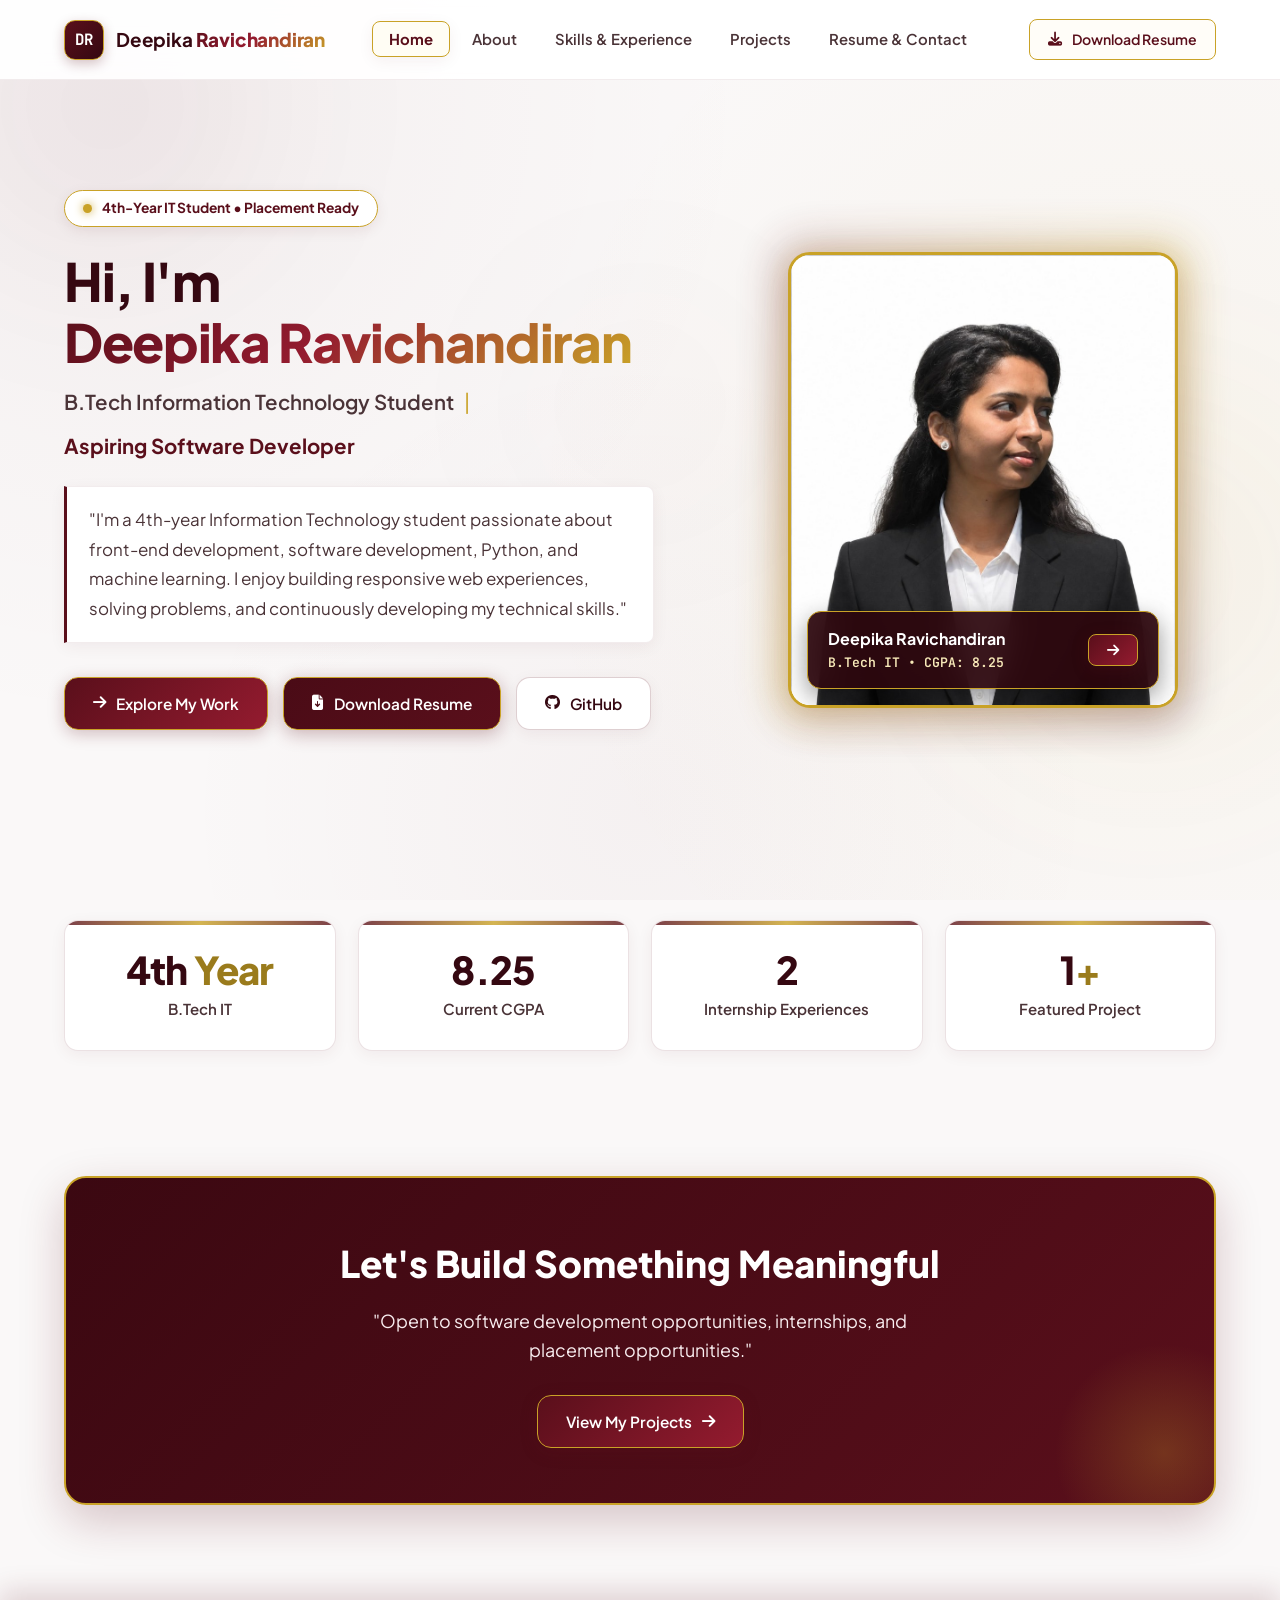
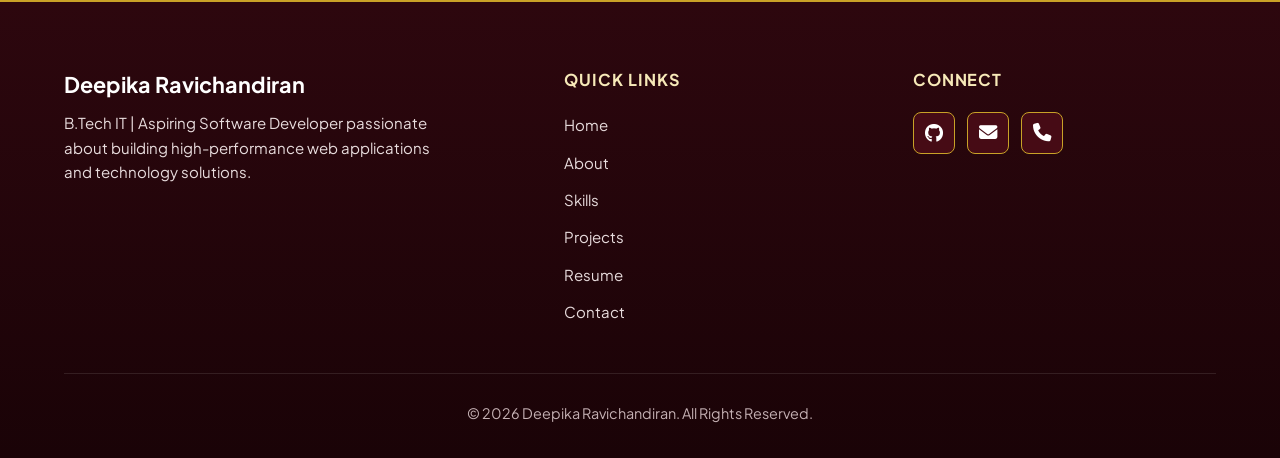
<file: index.html>
<!DOCTYPE html>
<html lang="en">
<head>
  <meta charset="UTF-8" />
  <meta name="viewport" content="width=device-width, initial-scale=1.0" />
  <meta http-equiv="X-UA-Compatible" content="IE=edge" />
  
  <!-- Primary SEO Meta Tags -->
  <title>Deepika Ravichandiran | B.Tech IT | Aspiring Software Developer</title>
  <meta name="title" content="Deepika Ravichandiran | B.Tech IT | Aspiring Software Developer" />
  <meta name="description" content="Portfolio of Deepika Ravichandiran, a 4th-year B.Tech Information Technology student and aspiring software developer." />
  <meta name="author" content="Deepika Ravichandiran" />
  <meta name="keywords" content="Deepika Ravichandiran, B.Tech IT, Software Developer, Frontend Developer, React.js, Python, Java, Portfolio, Anna University" />

  <!-- Open Graph / Meta -->
  <meta property="og:type" content="website" />
  <meta property="og:title" content="Deepika Ravichandiran | Aspiring Software Developer" />
  <meta property="og:description" content="Portfolio of Deepika Ravichandiran, 4th-year B.Tech Information Technology student preparing for software/IT placements." />
  <meta property="og:image" content="images/profile.jpg" />

  <!-- Favicon -->
  <link rel="icon" type="image/svg+xml" href="images/favicon.svg" />

  <!-- Google Fonts: Plus Jakarta Sans & JetBrains Mono -->
  <link rel="preconnect" href="https://fonts.googleapis.com" />
  <link rel="preconnect" href="https://fonts.gstatic.com" crossorigin />
  <link href="https://fonts.googleapis.com/css2?family=JetBrains+Mono:wght@400;500;600;700&family=Plus+Jakarta+Sans:wght@300;400;500;600;700;800&display=swap" rel="stylesheet" />

  <!-- Font Awesome Icons -->
  <link rel="stylesheet" href="https://cdnjs.cloudflare.com/ajax/libs/font-awesome/6.5.1/css/all.min.css" crossorigin="anonymous" referrerpolicy="no-referrer" />

  <!-- Main Stylesheet -->
  <link rel="stylesheet" href="css/style.css" />
</head>
<body>
  <!-- Ambient Backdrop Glows -->
  <div class="glow-orb glow-orb-1" aria-hidden="true"></div>
  <div class="glow-orb glow-orb-2" aria-hidden="true"></div>
  <div class="glow-orb glow-orb-3" aria-hidden="true"></div>

  <!-- STICKY HEADER & NAVBAR -->
  <header class="site-header" id="siteHeader">
    <nav class="nav-container" aria-label="Main Navigation">
      <a href="index.html" class="nav-brand" aria-label="Deepika Ravichandiran Home">
        <span class="brand-monogram">DR</span>
        <span class="brand-text">Deepika <span class="text-gradient">Ravichandiran</span></span>
      </a>

      <!-- Desktop Navigation Menu -->
      <ul class="nav-links" id="navLinks">
        <li><a href="index.html" class="nav-link active">Home</a></li>
        <li><a href="about.html" class="nav-link">About</a></li>
        <li><a href="skills.html" class="nav-link">Skills &amp; Experience</a></li>
        <li><a href="projects.html" class="nav-link">Projects</a></li>
        <li><a href="contact.html" class="nav-link">Resume &amp; Contact</a></li>
      </ul>

      <!-- Nav CTA Action -->
      <div class="nav-actions">
        <a href="resume/Deepika_Ravichandiran_Placement_Resume.pdf" download="Deepika_Ravichandiran_Placement_Resume.pdf" class="btn btn-outline btn-sm nav-resume-btn">
          <i class="fa-solid fa-download"></i>
          <span>Download Resume</span>
        </a>

        <!-- Mobile Hamburger Button -->
        <button class="hamburger-btn" id="hamburgerBtn" aria-label="Toggle Navigation Menu" aria-expanded="false" aria-controls="mobileDrawer">
          <span class="hamburger-line"></span>
          <span class="hamburger-line"></span>
          <span class="hamburger-line"></span>
        </button>
      </div>
    </nav>

    <!-- Mobile Navigation Drawer -->
    <div class="mobile-drawer" id="mobileDrawer" aria-hidden="true">
      <div class="mobile-drawer-content">
        <ul class="mobile-nav-links">
          <li><a href="index.html" class="mobile-nav-link active"><i class="fa-solid fa-house"></i> Home</a></li>
          <li><a href="about.html" class="mobile-nav-link"><i class="fa-solid fa-user"></i> About</a></li>
          <li><a href="skills.html" class="mobile-nav-link"><i class="fa-solid fa-code"></i> Skills &amp; Experience</a></li>
          <li><a href="projects.html" class="mobile-nav-link"><i class="fa-solid fa-layer-group"></i> Projects</a></li>
          <li><a href="contact.html" class="mobile-nav-link"><i class="fa-solid fa-file-lines"></i> Resume &amp; Contact</a></li>
        </ul>
        <div class="mobile-drawer-actions">
          <a href="resume/Deepika_Ravichandiran_Placement_Resume.pdf" download="Deepika_Ravichandiran_Placement_Resume.pdf" class="btn btn-primary btn-full">
            <i class="fa-solid fa-file-arrow-down"></i> Download Resume
          </a>
        </div>
      </div>
    </div>
  </header>

  <main>
    <!-- PAGE 1 — HERO SECTION -->
    <section class="hero-section" id="hero">
      <div class="container">
        <div class="hero-grid">
          <!-- Left Side: Introduction & CTAs -->
          <div class="hero-content reveal">
            <div class="status-badge">
              <span class="pulse-dot"></span>
              <span>4th-Year IT Student &bull; Placement Ready</span>
            </div>

            <h1 class="hero-title">
              Hi, I'm <span class="text-gradient">Deepika Ravichandiran</span>
            </h1>

            <p class="hero-subtitle">
              B.Tech Information Technology Student <span class="title-separator">|</span> <span class="highlight-role">Aspiring Software Developer</span>
            </p>

            <p class="hero-description">
              "I'm a 4th-year Information Technology student passionate about front-end development, software development, Python, and machine learning. I enjoy building responsive web experiences, solving problems, and continuously developing my technical skills."
            </p>

            <div class="hero-cta-group">
              <a href="projects.html" class="btn btn-primary">
                <i class="fa-solid fa-arrow-right"></i>
                <span>Explore My Work</span>
              </a>
              <a href="resume/Deepika_Ravichandiran_Placement_Resume.pdf" download="Deepika_Ravichandiran_Placement_Resume.pdf" class="btn btn-glow">
                <i class="fa-solid fa-file-arrow-down"></i>
                <span>Download Resume</span>
              </a>
              <a href="https://github.com/Deeps-Ravi" target="_blank" rel="noopener noreferrer" class="btn btn-secondary" aria-label="GitHub Profile">
                <i class="fa-brands fa-github"></i>
                <span>GitHub</span>
              </a>
            </div>
          </div>

          <!-- Right Side: Actual Professional Profile Photo -->
          <div class="hero-media reveal">
            <div class="profile-frame-wrap">
              <div class="profile-img-card">
                <img src="images/profile.jpg" alt="Deepika Ravichandiran - Professional Profile Photo" />
                <div class="profile-badge-overlay">
                  <div>
                    <div class="badge-text-title">Deepika Ravichandiran</div>
                    <div class="badge-text-sub">B.Tech IT &bull; CGPA: 8.25</div>
                  </div>
                  <a href="about.html" class="btn btn-sm btn-primary" aria-label="View Full About Deepika">
                    <i class="fa-solid fa-arrow-right"></i>
                  </a>
                </div>
              </div>
            </div>
          </div>
        </div>
      </div>
    </section>

    <!-- HOME STATISTICS SECTION (4 Elegant Mini Cards) -->
    <section class="home-stats-section">
      <div class="container">
        <div class="stats-grid">
          <!-- Card 1 -->
          <div class="stat-card reveal">
            <div class="stat-card-number">4th <span class="gold-highlight">Year</span></div>
            <div class="stat-card-label">B.Tech IT</div>
          </div>

          <!-- Card 2 -->
          <div class="stat-card reveal">
            <div class="stat-card-number">8.25</div>
            <div class="stat-card-label">Current CGPA</div>
          </div>

          <!-- Card 3 -->
          <div class="stat-card reveal">
            <div class="stat-card-number">2</div>
            <div class="stat-card-label">Internship Experiences</div>
          </div>

          <!-- Card 4 -->
          <div class="stat-card reveal">
            <div class="stat-card-number">1<span class="gold-highlight">+</span></div>
            <div class="stat-card-label">Featured Project</div>
          </div>
        </div>
      </div>
    </section>

    <!-- HOME CTA SECTION -->
    <section class="home-cta-section">
      <div class="container">
        <div class="cta-box reveal">
          <h2 class="cta-box-title">Let's Build Something Meaningful</h2>
          <p class="cta-box-text">
            "Open to software development opportunities, internships, and placement opportunities."
          </p>
          <a href="projects.html" class="btn btn-primary">
            <span>View My Projects</span>
            <i class="fa-solid fa-arrow-right"></i>
          </a>
        </div>
      </div>
    </section>
  </main>

  <!-- FOOTER -->
  <footer class="site-footer">
    <div class="container">
      <div class="footer-top-grid">
        <!-- Brand / Bio -->
        <div class="footer-brand">
          <h4>Deepika Ravichandiran</h4>
          <p>B.Tech IT | Aspiring Software Developer passionate about building high-performance web applications and technology solutions.</p>
        </div>

        <!-- Quick Links -->
        <div class="footer-links-col">
          <h5 class="footer-col-title">Quick Links</h5>
          <ul class="footer-links-list">
            <li><a href="index.html" class="footer-link">Home</a></li>
            <li><a href="about.html" class="footer-link">About</a></li>
            <li><a href="skills.html" class="footer-link">Skills</a></li>
            <li><a href="projects.html" class="footer-link">Projects</a></li>
            <li><a href="contact.html" class="footer-link">Resume</a></li>
            <li><a href="contact.html" class="footer-link">Contact</a></li>
          </ul>
        </div>

        <!-- Social & Contact -->
        <div class="footer-social-col">
          <h5 class="footer-col-title">Connect</h5>
          <div class="footer-social-links">
            <a href="https://github.com/Deeps-Ravi" target="_blank" rel="noopener noreferrer" class="social-btn" aria-label="GitHub Profile">
              <i class="fa-brands fa-github"></i>
            </a>
            <a href="mailto:deepikaravichandiran09@gmail.com" class="social-btn" aria-label="Send Email">
              <i class="fa-solid fa-envelope"></i>
            </a>
            <a href="tel:6384305908" class="social-btn" aria-label="Phone Call">
              <i class="fa-solid fa-phone"></i>
            </a>
          </div>
        </div>
      </div>

      <!-- Bottom Copyright -->
      <div class="footer-bottom">
        <p>&copy; 2026 Deepika Ravichandiran. All Rights Reserved.</p>
      </div>
    </div>
  </footer>

  <!-- Scripts -->
  <script src="js/script.js"></script>
</body>
</html>
</file>
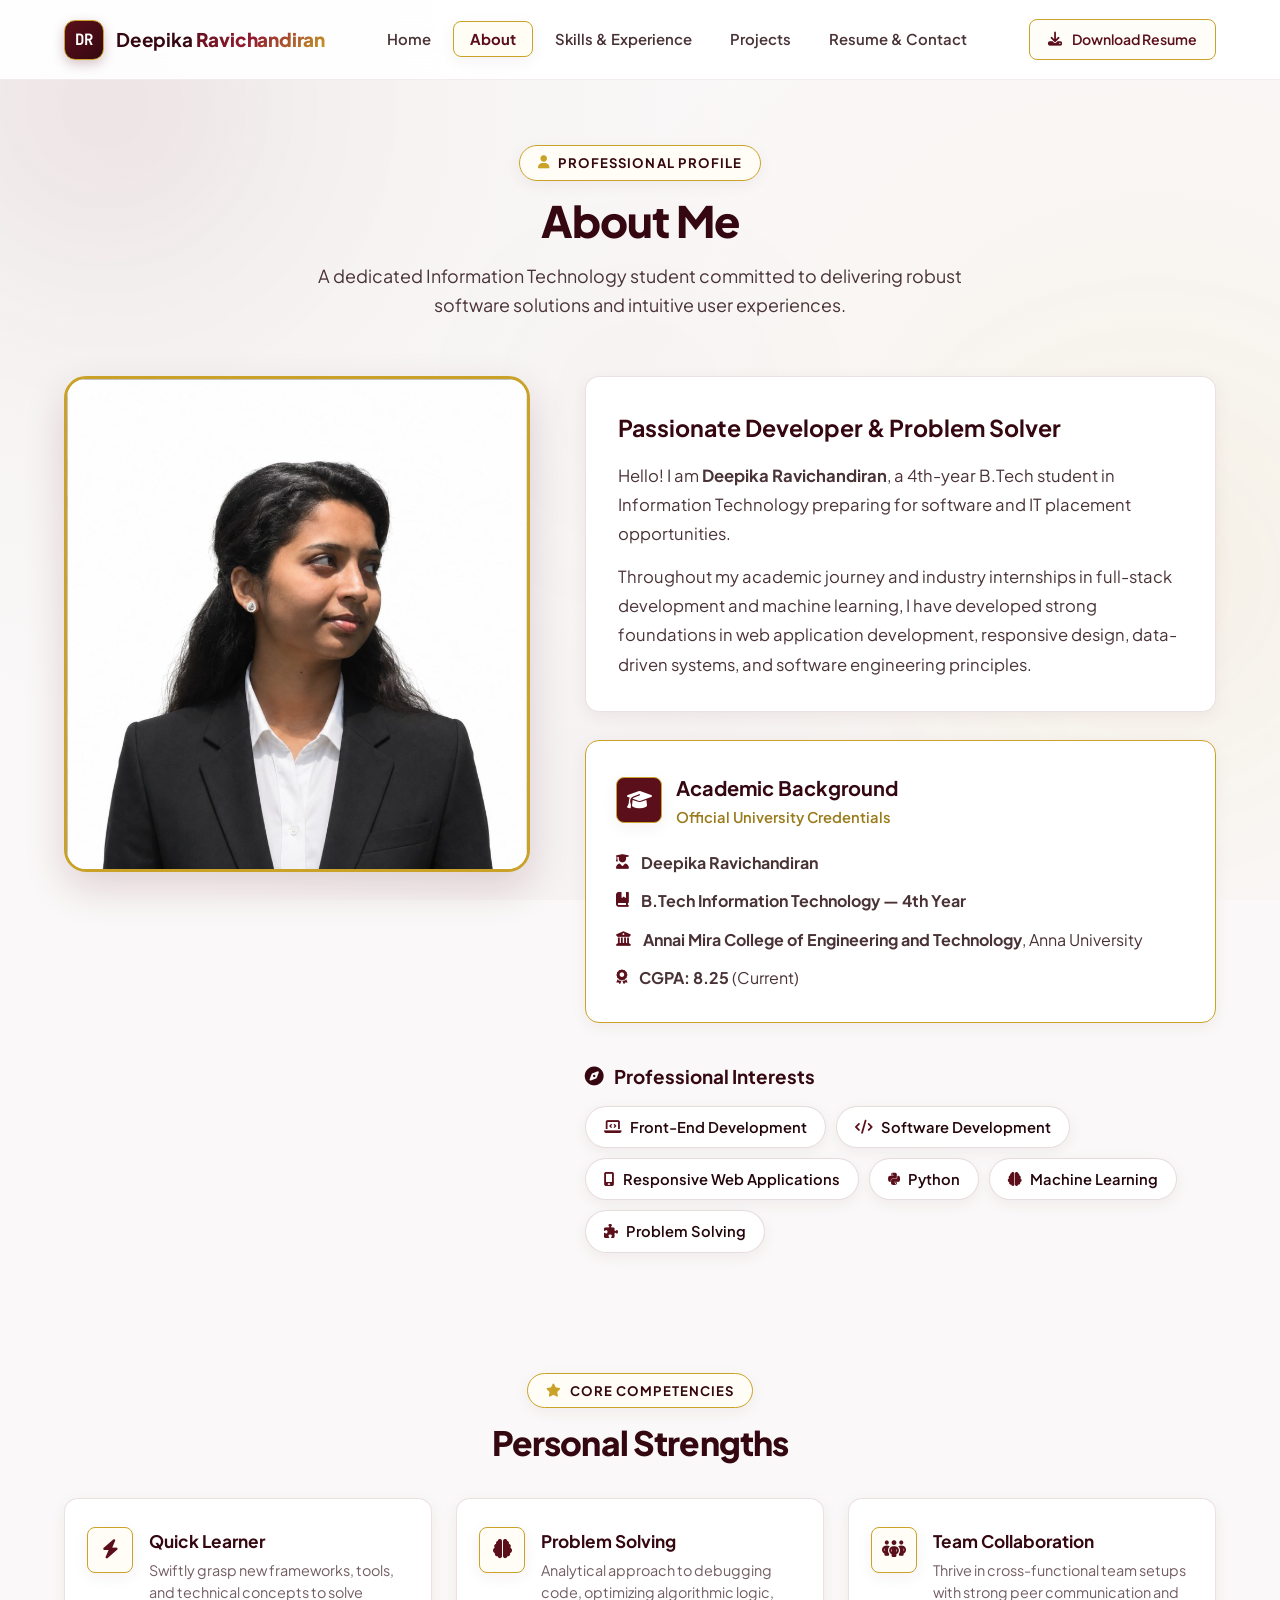
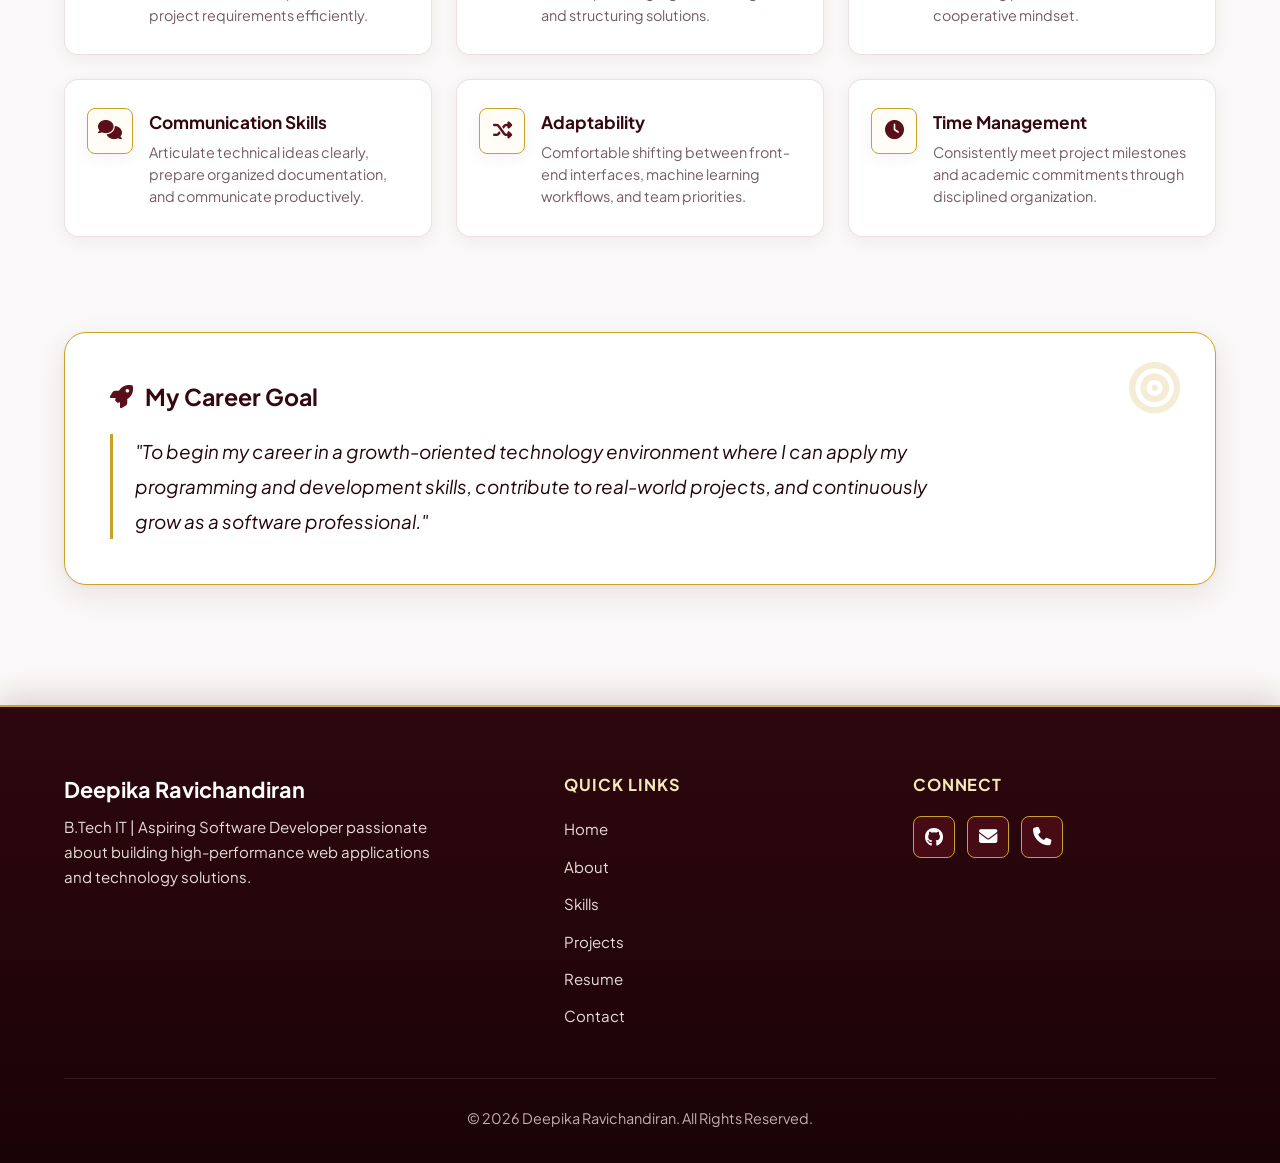
<file: about.html>
<!DOCTYPE html>
<html lang="en">
<head>
  <meta charset="UTF-8" />
  <meta name="viewport" content="width=device-width, initial-scale=1.0" />
  <meta http-equiv="X-UA-Compatible" content="IE=edge" />
  
  <!-- Primary SEO Meta Tags -->
  <title>About Me | Deepika Ravichandiran | B.Tech IT</title>
  <meta name="title" content="About Me | Deepika Ravichandiran | B.Tech IT" />
  <meta name="description" content="Learn more about Deepika Ravichandiran, 4th-year B.Tech Information Technology student at Annai Mira College of Engineering and Technology." />
  <meta name="author" content="Deepika Ravichandiran" />

  <!-- Favicon -->
  <link rel="icon" type="image/svg+xml" href="images/favicon.svg" />

  <!-- Google Fonts: Plus Jakarta Sans & JetBrains Mono -->
  <link rel="preconnect" href="https://fonts.googleapis.com" />
  <link rel="preconnect" href="https://fonts.gstatic.com" crossorigin />
  <link href="https://fonts.googleapis.com/css2?family=JetBrains+Mono:wght@400;500;600;700&family=Plus+Jakarta+Sans:wght@300;400;500;600;700;800&display=swap" rel="stylesheet" />

  <!-- Font Awesome Icons -->
  <link rel="stylesheet" href="https://cdnjs.cloudflare.com/ajax/libs/font-awesome/6.5.1/css/all.min.css" crossorigin="anonymous" referrerpolicy="no-referrer" />

  <!-- Main Stylesheet -->
  <link rel="stylesheet" href="css/style.css" />
</head>
<body>
  <!-- Ambient Backdrop Glows -->
  <div class="glow-orb glow-orb-1" aria-hidden="true"></div>
  <div class="glow-orb glow-orb-2" aria-hidden="true"></div>
  <div class="glow-orb glow-orb-3" aria-hidden="true"></div>

  <!-- STICKY HEADER & NAVBAR -->
  <header class="site-header" id="siteHeader">
    <nav class="nav-container" aria-label="Main Navigation">
      <a href="index.html" class="nav-brand" aria-label="Deepika Ravichandiran Home">
        <span class="brand-monogram">DR</span>
        <span class="brand-text">Deepika <span class="text-gradient">Ravichandiran</span></span>
      </a>

      <!-- Desktop Navigation Menu -->
      <ul class="nav-links" id="navLinks">
        <li><a href="index.html" class="nav-link">Home</a></li>
        <li><a href="about.html" class="nav-link active">About</a></li>
        <li><a href="skills.html" class="nav-link">Skills &amp; Experience</a></li>
        <li><a href="projects.html" class="nav-link">Projects</a></li>
        <li><a href="contact.html" class="nav-link">Resume &amp; Contact</a></li>
      </ul>

      <!-- Nav CTA Action -->
      <div class="nav-actions">
        <a href="resume/Deepika_Ravichandiran_Placement_Resume.pdf" download="Deepika_Ravichandiran_Placement_Resume.pdf" class="btn btn-outline btn-sm nav-resume-btn">
          <i class="fa-solid fa-download"></i>
          <span>Download Resume</span>
        </a>

        <!-- Mobile Hamburger Button -->
        <button class="hamburger-btn" id="hamburgerBtn" aria-label="Toggle Navigation Menu" aria-expanded="false" aria-controls="mobileDrawer">
          <span class="hamburger-line"></span>
          <span class="hamburger-line"></span>
          <span class="hamburger-line"></span>
        </button>
      </div>
    </nav>

    <!-- Mobile Navigation Drawer -->
    <div class="mobile-drawer" id="mobileDrawer" aria-hidden="true">
      <div class="mobile-drawer-content">
        <ul class="mobile-nav-links">
          <li><a href="index.html" class="mobile-nav-link"><i class="fa-solid fa-house"></i> Home</a></li>
          <li><a href="about.html" class="mobile-nav-link active"><i class="fa-solid fa-user"></i> About</a></li>
          <li><a href="skills.html" class="mobile-nav-link"><i class="fa-solid fa-code"></i> Skills &amp; Experience</a></li>
          <li><a href="projects.html" class="mobile-nav-link"><i class="fa-solid fa-layer-group"></i> Projects</a></li>
          <li><a href="contact.html" class="mobile-nav-link"><i class="fa-solid fa-file-lines"></i> Resume &amp; Contact</a></li>
        </ul>
        <div class="mobile-drawer-actions">
          <a href="resume/Deepika_Ravichandiran_Placement_Resume.pdf" download="Deepika_Ravichandiran_Placement_Resume.pdf" class="btn btn-primary btn-full">
            <i class="fa-solid fa-file-arrow-down"></i> Download Resume
          </a>
        </div>
      </div>
    </div>
  </header>

  <main>
    <!-- PAGE 2 — ABOUT HERO & SPLIT CONTENT -->
    <section class="page-hero">
      <div class="container">
        <!-- Section Header -->
        <div class="section-header reveal">
          <div class="section-tag">
            <i class="fa-solid fa-user"></i>
            <span>Professional Profile</span>
          </div>
          <h1 class="section-title">About Me</h1>
          <p class="section-subtitle">
            A dedicated Information Technology student committed to delivering robust software solutions and intuitive user experiences.
          </p>
        </div>

        <!-- Split Layout: Photo (Left) & Narrative + Education (Right) -->
        <div class="about-split-grid">
          <!-- Left: Professional Photo in Decorative Maroon Frame -->
          <div class="about-photo-wrapper reveal">
            <div class="about-photo-frame">
              <img src="images/about-profile.jpg" alt="Deepika Ravichandiran - Professional Portrait" />
            </div>
          </div>

          <!-- Right: Narrative, Education & Interests -->
          <div class="about-info-content">
            <!-- Professional Introduction Card -->
            <div class="about-lead-card reveal">
              <h3>Passionate Developer &amp; Problem Solver</h3>
              <p>
                Hello! I am <strong>Deepika Ravichandiran</strong>, a 4th-year B.Tech student in Information Technology preparing for software and IT placement opportunities.
              </p>
              <p>
                Throughout my academic journey and industry internships in full-stack development and machine learning, I have developed strong foundations in web application development, responsive design, data-driven systems, and software engineering principles.
              </p>
            </div>

            <!-- Education Information Card -->
            <div class="education-card reveal">
              <div class="education-card-header">
                <div class="edu-icon-wrap">
                  <i class="fa-solid fa-graduation-cap"></i>
                </div>
                <div class="edu-title-group">
                  <h4>Academic Background</h4>
                  <span>Official University Credentials</span>
                </div>
              </div>

              <div class="edu-details-list">
                <div class="edu-detail-item">
                  <i class="fa-solid fa-user-graduate"></i>
                  <div>
                    <strong>Deepika Ravichandiran</strong>
                  </div>
                </div>
                <div class="edu-detail-item">
                  <i class="fa-solid fa-book-bookmark"></i>
                  <div>
                    <strong>B.Tech Information Technology — 4th Year</strong>
                  </div>
                </div>
                <div class="edu-detail-item">
                  <i class="fa-solid fa-building-columns"></i>
                  <div>
                    <strong>Annai Mira College of Engineering and Technology</strong>, Anna University
                  </div>
                </div>
                <div class="edu-detail-item">
                  <i class="fa-solid fa-award"></i>
                  <div>
                    <strong>CGPA: 8.25</strong> (Current)
                  </div>
                </div>
              </div>
            </div>

            <!-- Professional Interests -->
            <div class="interests-section reveal">
              <h4 class="interests-heading">
                <i class="fa-solid fa-compass"></i>
                <span>Professional Interests</span>
              </h4>
              <div class="interests-tags-grid">
                <span class="interest-tag"><i class="fa-solid fa-laptop-code"></i> Front-End Development</span>
                <span class="interest-tag"><i class="fa-solid fa-code"></i> Software Development</span>
                <span class="interest-tag"><i class="fa-solid fa-mobile-screen"></i> Responsive Web Applications</span>
                <span class="interest-tag"><i class="fa-brands fa-python"></i> Python</span>
                <span class="interest-tag"><i class="fa-solid fa-brain"></i> Machine Learning</span>
                <span class="interest-tag"><i class="fa-solid fa-puzzle-piece"></i> Problem Solving</span>
              </div>
            </div>
          </div>
        </div>

        <!-- Personal Strengths Section -->
        <div class="strengths-section">
          <div class="section-header reveal" style="margin-bottom: 35px;">
            <div class="section-tag">
              <i class="fa-solid fa-star"></i>
              <span>Core Competencies</span>
            </div>
            <h2 class="section-title" style="font-size: 2.1rem;">Personal Strengths</h2>
          </div>

          <div class="strengths-grid">
            <!-- Strength 1 -->
            <div class="strength-card reveal">
              <div class="strength-icon-box">
                <i class="fa-solid fa-bolt"></i>
              </div>
              <div class="strength-content">
                <h4>Quick Learner</h4>
                <p>Swiftly grasp new frameworks, tools, and technical concepts to solve project requirements efficiently.</p>
              </div>
            </div>

            <!-- Strength 2 -->
            <div class="strength-card reveal">
              <div class="strength-icon-box">
                <i class="fa-solid fa-brain"></i>
              </div>
              <div class="strength-content">
                <h4>Problem Solving</h4>
                <p>Analytical approach to debugging code, optimizing algorithmic logic, and structuring solutions.</p>
              </div>
            </div>

            <!-- Strength 3 -->
            <div class="strength-card reveal">
              <div class="strength-icon-box">
                <i class="fa-solid fa-people-group"></i>
              </div>
              <div class="strength-content">
                <h4>Team Collaboration</h4>
                <p>Thrive in cross-functional team setups with strong peer communication and cooperative mindset.</p>
              </div>
            </div>

            <!-- Strength 4 -->
            <div class="strength-card reveal">
              <div class="strength-icon-box">
                <i class="fa-solid fa-comments"></i>
              </div>
              <div class="strength-content">
                <h4>Communication Skills</h4>
                <p>Articulate technical ideas clearly, prepare organized documentation, and communicate productively.</p>
              </div>
            </div>

            <!-- Strength 5 -->
            <div class="strength-card reveal">
              <div class="strength-icon-box">
                <i class="fa-solid fa-shuffle"></i>
              </div>
              <div class="strength-content">
                <h4>Adaptability</h4>
                <p>Comfortable shifting between front-end interfaces, machine learning workflows, and team priorities.</p>
              </div>
            </div>

            <!-- Strength 6 -->
            <div class="strength-card reveal">
              <div class="strength-icon-box">
                <i class="fa-solid fa-clock"></i>
              </div>
              <div class="strength-content">
                <h4>Time Management</h4>
                <p>Consistently meet project milestones and academic commitments through disciplined organization.</p>
              </div>
            </div>
          </div>
        </div>

        <!-- Career Objective Section -->
        <div class="career-goal-section">
          <div class="goal-card reveal">
            <i class="fa-solid fa-bullseye goal-icon" aria-hidden="true"></i>
            <h3 class="goal-title">
              <i class="fa-solid fa-rocket"></i>
              <span>My Career Goal</span>
            </h3>
            <p class="goal-statement">
              "To begin my career in a growth-oriented technology environment where I can apply my programming and development skills, contribute to real-world projects, and continuously grow as a software professional."
            </p>
          </div>
        </div>
      </div>
    </section>
  </main>

  <!-- FOOTER -->
  <footer class="site-footer">
    <div class="container">
      <div class="footer-top-grid">
        <div class="footer-brand">
          <h4>Deepika Ravichandiran</h4>
          <p>B.Tech IT | Aspiring Software Developer passionate about building high-performance web applications and technology solutions.</p>
        </div>

        <div class="footer-links-col">
          <h5 class="footer-col-title">Quick Links</h5>
          <ul class="footer-links-list">
            <li><a href="index.html" class="footer-link">Home</a></li>
            <li><a href="about.html" class="footer-link">About</a></li>
            <li><a href="skills.html" class="footer-link">Skills</a></li>
            <li><a href="projects.html" class="footer-link">Projects</a></li>
            <li><a href="contact.html" class="footer-link">Resume</a></li>
            <li><a href="contact.html" class="footer-link">Contact</a></li>
          </ul>
        </div>

        <div class="footer-social-col">
          <h5 class="footer-col-title">Connect</h5>
          <div class="footer-social-links">
            <a href="https://github.com/Deeps-Ravi" target="_blank" rel="noopener noreferrer" class="social-btn" aria-label="GitHub Profile">
              <i class="fa-brands fa-github"></i>
            </a>
            <a href="mailto:deepikaravichandiran09@gmail.com" class="social-btn" aria-label="Send Email">
              <i class="fa-solid fa-envelope"></i>
            </a>
            <a href="tel:6384305908" class="social-btn" aria-label="Phone Call">
              <i class="fa-solid fa-phone"></i>
            </a>
          </div>
        </div>
      </div>

      <div class="footer-bottom">
        <p>&copy; 2026 Deepika Ravichandiran. All Rights Reserved.</p>
      </div>
    </div>
  </footer>

  <!-- Scripts -->
  <script src="js/script.js"></script>
</body>
</html>
</file>
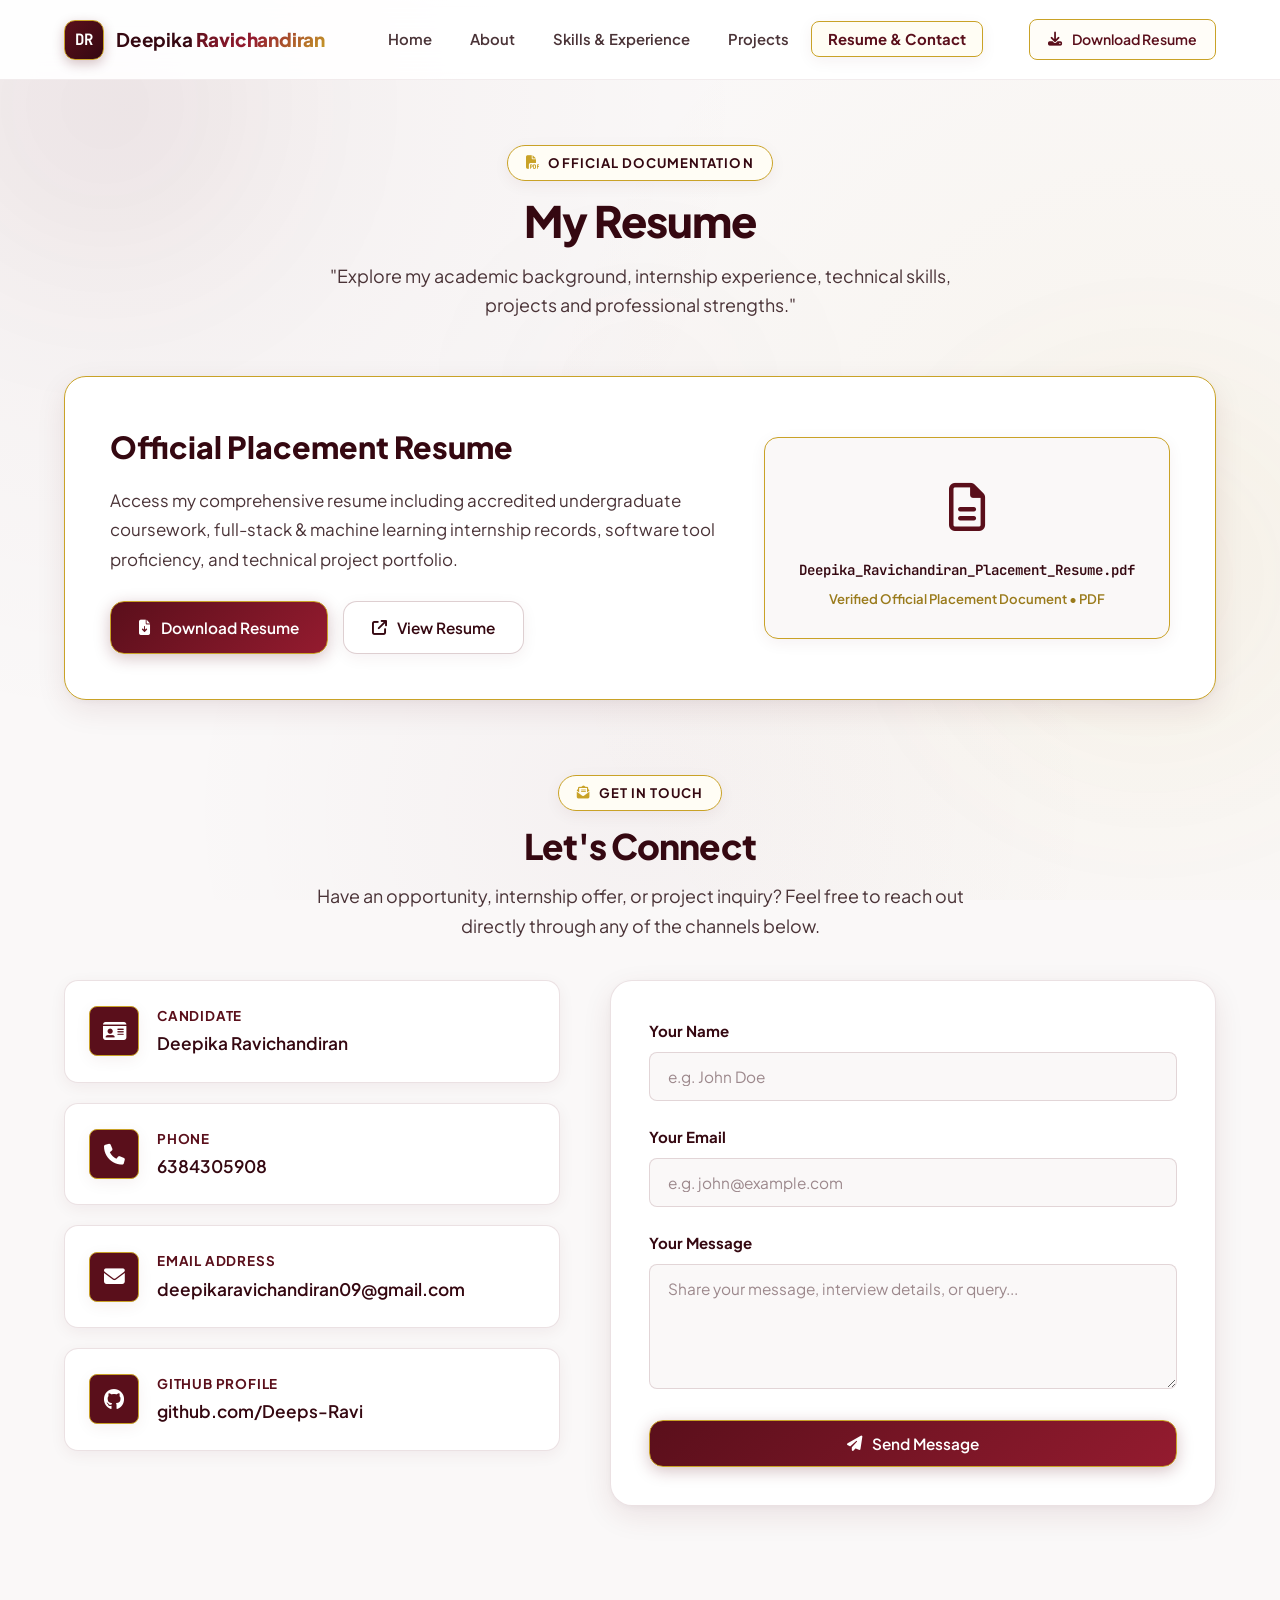
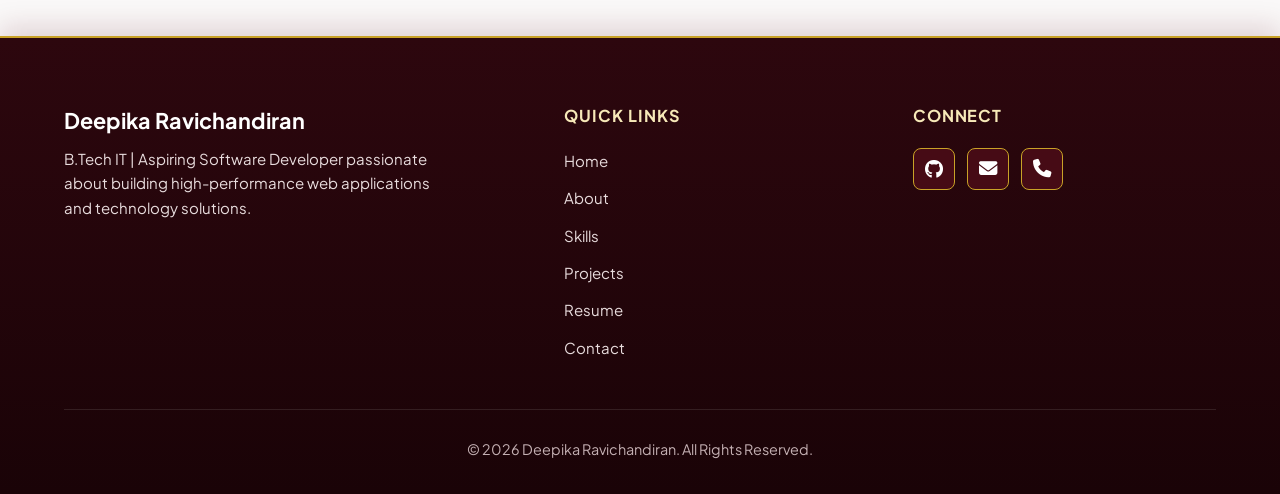
<file: contact.html>
<!DOCTYPE html>
<html lang="en">
<head>
  <meta charset="UTF-8" />
  <meta name="viewport" content="width=device-width, initial-scale=1.0" />
  <meta http-equiv="X-UA-Compatible" content="IE=edge" />
  
  <!-- Primary SEO Meta Tags -->
  <title>Resume &amp; Contact | Deepika Ravichandiran</title>
  <meta name="title" content="Resume &amp; Contact | Deepika Ravichandiran" />
  <meta name="description" content="Download the official placement resume and get in touch with Deepika Ravichandiran for software engineering opportunities." />
  <meta name="author" content="Deepika Ravichandiran" />

  <!-- Favicon -->
  <link rel="icon" type="image/svg+xml" href="images/favicon.svg" />

  <!-- Google Fonts: Plus Jakarta Sans & JetBrains Mono -->
  <link rel="preconnect" href="https://fonts.googleapis.com" />
  <link rel="preconnect" href="https://fonts.gstatic.com" crossorigin />
  <link href="https://fonts.googleapis.com/css2?family=JetBrains+Mono:wght@400;500;600;700&family=Plus+Jakarta+Sans:wght@300;400;500;600;700;800&display=swap" rel="stylesheet" />

  <!-- Font Awesome Icons -->
  <link rel="stylesheet" href="https://cdnjs.cloudflare.com/ajax/libs/font-awesome/6.5.1/css/all.min.css" crossorigin="anonymous" referrerpolicy="no-referrer" />

  <!-- Main Stylesheet -->
  <link rel="stylesheet" href="css/style.css" />
</head>
<body>
  <!-- Ambient Backdrop Glows -->
  <div class="glow-orb glow-orb-1" aria-hidden="true"></div>
  <div class="glow-orb glow-orb-2" aria-hidden="true"></div>
  <div class="glow-orb glow-orb-3" aria-hidden="true"></div>

  <!-- STICKY HEADER & NAVBAR -->
  <header class="site-header" id="siteHeader">
    <nav class="nav-container" aria-label="Main Navigation">
      <a href="index.html" class="nav-brand" aria-label="Deepika Ravichandiran Home">
        <span class="brand-monogram">DR</span>
        <span class="brand-text">Deepika <span class="text-gradient">Ravichandiran</span></span>
      </a>

      <!-- Desktop Navigation Menu -->
      <ul class="nav-links" id="navLinks">
        <li><a href="index.html" class="nav-link">Home</a></li>
        <li><a href="about.html" class="nav-link">About</a></li>
        <li><a href="skills.html" class="nav-link">Skills &amp; Experience</a></li>
        <li><a href="projects.html" class="nav-link">Projects</a></li>
        <li><a href="contact.html" class="nav-link active">Resume &amp; Contact</a></li>
      </ul>

      <!-- Nav CTA Action -->
      <div class="nav-actions">
        <a href="resume/Deepika_Ravichandiran_Placement_Resume.pdf" download="Deepika_Ravichandiran_Placement_Resume.pdf" class="btn btn-outline btn-sm nav-resume-btn">
          <i class="fa-solid fa-download"></i>
          <span>Download Resume</span>
        </a>

        <!-- Mobile Hamburger Button -->
        <button class="hamburger-btn" id="hamburgerBtn" aria-label="Toggle Navigation Menu" aria-expanded="false" aria-controls="mobileDrawer">
          <span class="hamburger-line"></span>
          <span class="hamburger-line"></span>
          <span class="hamburger-line"></span>
        </button>
      </div>
    </nav>

    <!-- Mobile Navigation Drawer -->
    <div class="mobile-drawer" id="mobileDrawer" aria-hidden="true">
      <div class="mobile-drawer-content">
        <ul class="mobile-nav-links">
          <li><a href="index.html" class="mobile-nav-link"><i class="fa-solid fa-house"></i> Home</a></li>
          <li><a href="about.html" class="mobile-nav-link"><i class="fa-solid fa-user"></i> About</a></li>
          <li><a href="skills.html" class="mobile-nav-link"><i class="fa-solid fa-code"></i> Skills &amp; Experience</a></li>
          <li><a href="projects.html" class="mobile-nav-link"><i class="fa-solid fa-layer-group"></i> Projects</a></li>
          <li><a href="contact.html" class="mobile-nav-link active"><i class="fa-solid fa-file-lines"></i> Resume &amp; Contact</a></li>
        </ul>
        <div class="mobile-drawer-actions">
          <a href="resume/Deepika_Ravichandiran_Placement_Resume.pdf" download="Deepika_Ravichandiran_Placement_Resume.pdf" class="btn btn-primary btn-full">
            <i class="fa-solid fa-file-arrow-down"></i> Download Resume
          </a>
        </div>
      </div>
    </div>
  </header>

  <main>
    <section class="page-hero">
      <div class="container">
        <!-- 1. RESUME SECTION -->
        <div class="resume-section-wrap">
          <div class="section-header reveal">
            <div class="section-tag">
              <i class="fa-solid fa-file-pdf"></i>
              <span>Official Documentation</span>
            </div>
            <h1 class="section-title">My Resume</h1>
            <p class="section-subtitle">
              "Explore my academic background, internship experience, technical skills, projects and professional strengths."
            </p>
          </div>

          <div class="resume-highlight-box reveal">
            <div class="resume-text-side">
              <h3>Official Placement Resume</h3>
              <p>
                Access my comprehensive resume including accredited undergraduate coursework, full-stack &amp; machine learning internship records, software tool proficiency, and technical project portfolio.
              </p>

              <!-- Two Mandatory Action Buttons -->
              <div class="resume-actions-group">
                <a href="resume/Deepika_Ravichandiran_Placement_Resume.pdf" download="Deepika_Ravichandiran_Placement_Resume.pdf" class="btn btn-primary">
                  <i class="fa-solid fa-file-arrow-down"></i>
                  <span>Download Resume</span>
                </a>
                <a href="resume/Deepika_Ravichandiran_Placement_Resume.pdf" target="_blank" rel="noopener noreferrer" class="btn btn-secondary">
                  <i class="fa-solid fa-arrow-up-right-from-square"></i>
                  <span>View Resume</span>
                </a>
              </div>
            </div>

            <!-- Resume Preview Meta Box -->
            <div class="resume-preview-card">
              <div class="resume-file-icon">
                <i class="fa-regular fa-file-lines"></i>
              </div>
              <div class="resume-filename">Deepika_Ravichandiran_Placement_Resume.pdf</div>
              <div class="resume-meta">Verified Official Placement Document &bull; PDF</div>
            </div>
          </div>
        </div>

        <!-- 2. CONTACT SECTION -->
        <div class="contact-section-wrap">
          <div class="section-header reveal" style="margin-bottom: 40px;">
            <div class="section-tag">
              <i class="fa-solid fa-envelope-open-text"></i>
              <span>Get In Touch</span>
            </div>
            <h2 class="section-title" style="font-size: 2.2rem;">Let's Connect</h2>
            <p class="section-subtitle">
              Have an opportunity, internship offer, or project inquiry? Feel free to reach out directly through any of the channels below.
            </p>
          </div>

          <div class="contact-split-grid">
            <!-- Left Side: Large Elegant Contact Cards -->
            <div class="contact-info-cards reveal">
              <!-- Name & Title Card -->
              <div class="contact-card">
                <div class="contact-icon-box">
                  <i class="fa-solid fa-id-card"></i>
                </div>
                <div class="contact-details-box">
                  <span>Candidate</span>
                  <strong>Deepika Ravichandiran</strong>
                </div>
              </div>

              <!-- Phone Card -->
              <a href="tel:6384305908" class="contact-card" aria-label="Call Deepika Ravichandiran">
                <div class="contact-icon-box">
                  <i class="fa-solid fa-phone"></i>
                </div>
                <div class="contact-details-box">
                  <span>Phone</span>
                  <strong>6384305908</strong>
                </div>
              </a>

              <!-- Email Card -->
              <a href="mailto:deepikaravichandiran09@gmail.com" class="contact-card" aria-label="Email Deepika Ravichandiran">
                <div class="contact-icon-box">
                  <i class="fa-solid fa-envelope"></i>
                </div>
                <div class="contact-details-box">
                  <span>Email Address</span>
                  <strong>deepikaravichandiran09@gmail.com</strong>
                </div>
              </a>

              <!-- GitHub Card -->
              <a href="https://github.com/Deeps-Ravi" target="_blank" rel="noopener noreferrer" class="contact-card" aria-label="Visit Deepika's GitHub">
                <div class="contact-icon-box">
                  <i class="fa-brands fa-github"></i>
                </div>
                <div class="contact-details-box">
                  <span>GitHub Profile</span>
                  <strong>github.com/Deeps-Ravi</strong>
                </div>
              </a>
            </div>

            <!-- Right Side: Contact Form -->
            <div class="contact-form-card reveal">
              <form id="contactForm" novalidate>
                <div class="form-group">
                  <label for="name" class="form-label">Your Name</label>
                  <input type="text" id="name" name="name" class="form-control" placeholder="e.g. John Doe" required />
                </div>

                <div class="form-group">
                  <label for="email" class="form-label">Your Email</label>
                  <input type="email" id="email" name="email" class="form-control" placeholder="e.g. john@example.com" required />
                </div>

                <div class="form-group">
                  <label for="message" class="form-label">Your Message</label>
                  <textarea id="message" name="message" class="form-control" rows="4" placeholder="Share your message, interview details, or query..." required></textarea>
                </div>

                <button type="submit" class="btn btn-primary btn-full">
                  <i class="fa-solid fa-paper-plane"></i>
                  <span>Send Message</span>
                </button>

                <div id="formStatusMsg" class="form-status-msg" role="alert"></div>
              </form>
            </div>
          </div>
        </div>
      </div>
    </section>
  </main>

  <!-- FOOTER -->
  <footer class="site-footer">
    <div class="container">
      <div class="footer-top-grid">
        <div class="footer-brand">
          <h4>Deepika Ravichandiran</h4>
          <p>B.Tech IT | Aspiring Software Developer passionate about building high-performance web applications and technology solutions.</p>
        </div>

        <div class="footer-links-col">
          <h5 class="footer-col-title">Quick Links</h5>
          <ul class="footer-links-list">
            <li><a href="index.html" class="footer-link">Home</a></li>
            <li><a href="about.html" class="footer-link">About</a></li>
            <li><a href="skills.html" class="footer-link">Skills</a></li>
            <li><a href="projects.html" class="footer-link">Projects</a></li>
            <li><a href="contact.html" class="footer-link">Resume</a></li>
            <li><a href="contact.html" class="footer-link">Contact</a></li>
          </ul>
        </div>

        <div class="footer-social-col">
          <h5 class="footer-col-title">Connect</h5>
          <div class="footer-social-links">
            <a href="https://github.com/Deeps-Ravi" target="_blank" rel="noopener noreferrer" class="social-btn" aria-label="GitHub Profile">
              <i class="fa-brands fa-github"></i>
            </a>
            <a href="mailto:deepikaravichandiran09@gmail.com" class="social-btn" aria-label="Send Email">
              <i class="fa-solid fa-envelope"></i>
            </a>
            <a href="tel:6384305908" class="social-btn" aria-label="Phone Call">
              <i class="fa-solid fa-phone"></i>
            </a>
          </div>
        </div>
      </div>

      <div class="footer-bottom">
        <p>&copy; 2026 Deepika Ravichandiran. All Rights Reserved.</p>
      </div>
    </div>
  </footer>

  <!-- Scripts -->
  <script src="js/script.js"></script>
</body>
</html>
</file>
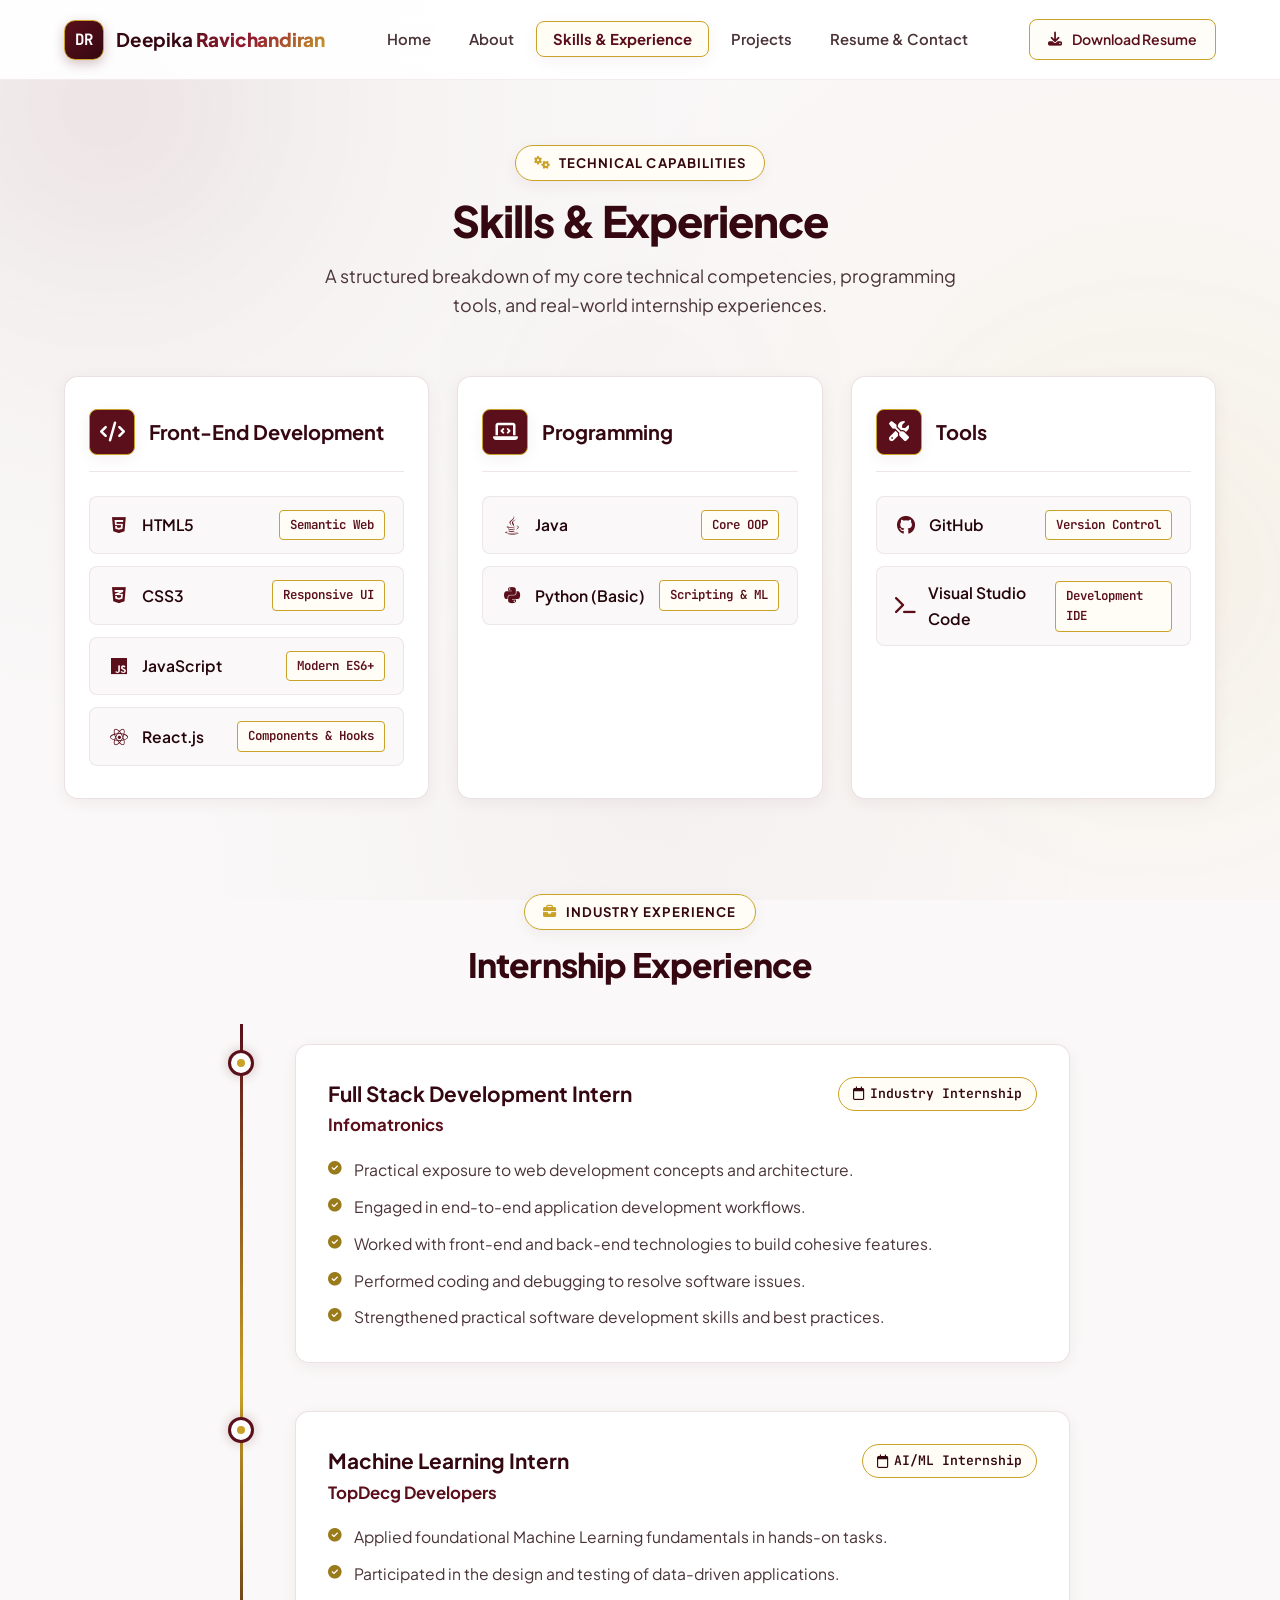
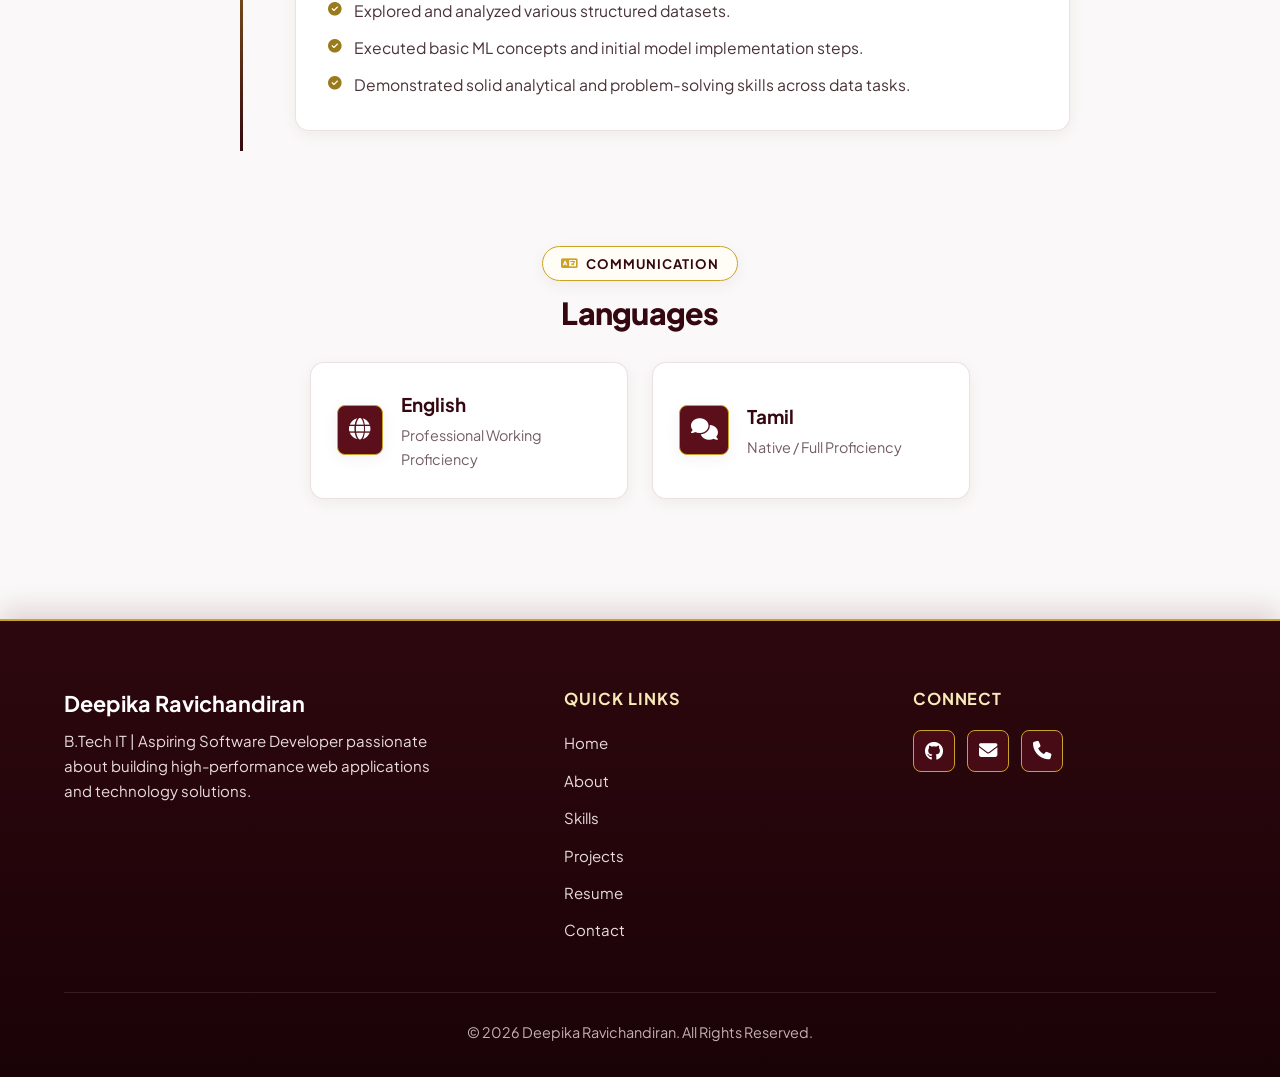
<file: skills.html>
<!DOCTYPE html>
<html lang="en">
<head>
  <meta charset="UTF-8" />
  <meta name="viewport" content="width=device-width, initial-scale=1.0" />
  <meta http-equiv="X-UA-Compatible" content="IE=edge" />
  
  <!-- Primary SEO Meta Tags -->
  <title>Skills &amp; Experience | Deepika Ravichandiran</title>
  <meta name="title" content="Skills &amp; Experience | Deepika Ravichandiran" />
  <meta name="description" content="Explore the technical skill set, internships at Infomatronics and TopDecg Developers, and capabilities of Deepika Ravichandiran." />
  <meta name="author" content="Deepika Ravichandiran" />

  <!-- Favicon -->
  <link rel="icon" type="image/svg+xml" href="images/favicon.svg" />

  <!-- Google Fonts: Plus Jakarta Sans & JetBrains Mono -->
  <link rel="preconnect" href="https://fonts.googleapis.com" />
  <link rel="preconnect" href="https://fonts.gstatic.com" crossorigin />
  <link href="https://fonts.googleapis.com/css2?family=JetBrains+Mono:wght@400;500;600;700&family=Plus+Jakarta+Sans:wght@300;400;500;600;700;800&display=swap" rel="stylesheet" />

  <!-- Font Awesome Icons -->
  <link rel="stylesheet" href="https://cdnjs.cloudflare.com/ajax/libs/font-awesome/6.5.1/css/all.min.css" crossorigin="anonymous" referrerpolicy="no-referrer" />

  <!-- Main Stylesheet -->
  <link rel="stylesheet" href="css/style.css" />
</head>
<body>
  <!-- Ambient Backdrop Glows -->
  <div class="glow-orb glow-orb-1" aria-hidden="true"></div>
  <div class="glow-orb glow-orb-2" aria-hidden="true"></div>
  <div class="glow-orb glow-orb-3" aria-hidden="true"></div>

  <!-- STICKY HEADER & NAVBAR -->
  <header class="site-header" id="siteHeader">
    <nav class="nav-container" aria-label="Main Navigation">
      <a href="index.html" class="nav-brand" aria-label="Deepika Ravichandiran Home">
        <span class="brand-monogram">DR</span>
        <span class="brand-text">Deepika <span class="text-gradient">Ravichandiran</span></span>
      </a>

      <!-- Desktop Navigation Menu -->
      <ul class="nav-links" id="navLinks">
        <li><a href="index.html" class="nav-link">Home</a></li>
        <li><a href="about.html" class="nav-link">About</a></li>
        <li><a href="skills.html" class="nav-link active">Skills &amp; Experience</a></li>
        <li><a href="projects.html" class="nav-link">Projects</a></li>
        <li><a href="contact.html" class="nav-link">Resume &amp; Contact</a></li>
      </ul>

      <!-- Nav CTA Action -->
      <div class="nav-actions">
        <a href="resume/Deepika_Ravichandiran_Placement_Resume.pdf" download="Deepika_Ravichandiran_Placement_Resume.pdf" class="btn btn-outline btn-sm nav-resume-btn">
          <i class="fa-solid fa-download"></i>
          <span>Download Resume</span>
        </a>

        <!-- Mobile Hamburger Button -->
        <button class="hamburger-btn" id="hamburgerBtn" aria-label="Toggle Navigation Menu" aria-expanded="false" aria-controls="mobileDrawer">
          <span class="hamburger-line"></span>
          <span class="hamburger-line"></span>
          <span class="hamburger-line"></span>
        </button>
      </div>
    </nav>

    <!-- Mobile Navigation Drawer -->
    <div class="mobile-drawer" id="mobileDrawer" aria-hidden="true">
      <div class="mobile-drawer-content">
        <ul class="mobile-nav-links">
          <li><a href="index.html" class="mobile-nav-link"><i class="fa-solid fa-house"></i> Home</a></li>
          <li><a href="about.html" class="mobile-nav-link"><i class="fa-solid fa-user"></i> About</a></li>
          <li><a href="skills.html" class="mobile-nav-link active"><i class="fa-solid fa-code"></i> Skills &amp; Experience</a></li>
          <li><a href="projects.html" class="mobile-nav-link"><i class="fa-solid fa-layer-group"></i> Projects</a></li>
          <li><a href="contact.html" class="mobile-nav-link"><i class="fa-solid fa-file-lines"></i> Resume &amp; Contact</a></li>
        </ul>
        <div class="mobile-drawer-actions">
          <a href="resume/Deepika_Ravichandiran_Placement_Resume.pdf" download="Deepika_Ravichandiran_Placement_Resume.pdf" class="btn btn-primary btn-full">
            <i class="fa-solid fa-file-arrow-down"></i> Download Resume
          </a>
        </div>
      </div>
    </div>
  </header>

  <main>
    <section class="page-hero">
      <div class="container">
        <!-- Section Header -->
        <div class="section-header reveal">
          <div class="section-tag">
            <i class="fa-solid fa-gears"></i>
            <span>Technical Capabilities</span>
          </div>
          <h1 class="section-title">Skills &amp; Experience</h1>
          <p class="section-subtitle">
            A structured breakdown of my core technical competencies, programming tools, and real-world internship experiences.
          </p>
        </div>

        <!-- 1. CATEGORIZED TECHNICAL SKILLS (Clean Badges, No Fake Bars) -->
        <div class="skills-grid">
          <!-- Card 1: Front-End Development -->
          <div class="skill-category-card reveal">
            <div class="skill-cat-header">
              <div class="skill-cat-icon">
                <i class="fa-solid fa-code"></i>
              </div>
              <div>
                <h3>Front-End Development</h3>
              </div>
            </div>

            <div class="skill-badges-list">
              <div class="skill-badge-item">
                <div class="skill-badge-info">
                  <i class="fa-brands fa-html5"></i>
                  <span class="skill-name">HTML5</span>
                </div>
                <span class="skill-level-tag">Semantic Web</span>
              </div>

              <div class="skill-badge-item">
                <div class="skill-badge-info">
                  <i class="fa-brands fa-css3-alt"></i>
                  <span class="skill-name">CSS3</span>
                </div>
                <span class="skill-level-tag">Responsive UI</span>
              </div>

              <div class="skill-badge-item">
                <div class="skill-badge-info">
                  <i class="fa-brands fa-js"></i>
                  <span class="skill-name">JavaScript</span>
                </div>
                <span class="skill-level-tag">Modern ES6+</span>
              </div>

              <div class="skill-badge-item">
                <div class="skill-badge-info">
                  <i class="fa-brands fa-react"></i>
                  <span class="skill-name">React.js</span>
                </div>
                <span class="skill-level-tag">Components &amp; Hooks</span>
              </div>
            </div>
          </div>

          <!-- Card 2: Programming -->
          <div class="skill-category-card reveal">
            <div class="skill-cat-header">
              <div class="skill-cat-icon">
                <i class="fa-solid fa-laptop-code"></i>
              </div>
              <div>
                <h3>Programming</h3>
              </div>
            </div>

            <div class="skill-badges-list">
              <div class="skill-badge-item">
                <div class="skill-badge-info">
                  <i class="fa-brands fa-java"></i>
                  <span class="skill-name">Java</span>
                </div>
                <span class="skill-level-tag">Core OOP</span>
              </div>

              <div class="skill-badge-item">
                <div class="skill-badge-info">
                  <i class="fa-brands fa-python"></i>
                  <span class="skill-name">Python (Basic)</span>
                </div>
                <span class="skill-level-tag">Scripting &amp; ML</span>
              </div>
            </div>
          </div>

          <!-- Card 3: Tools -->
          <div class="skill-category-card reveal">
            <div class="skill-cat-header">
              <div class="skill-cat-icon">
                <i class="fa-solid fa-screwdriver-wrench"></i>
              </div>
              <div>
                <h3>Tools</h3>
              </div>
            </div>

            <div class="skill-badges-list">
              <div class="skill-badge-item">
                <div class="skill-badge-info">
                  <i class="fa-brands fa-github"></i>
                  <span class="skill-name">GitHub</span>
                </div>
                <span class="skill-level-tag">Version Control</span>
              </div>

              <div class="skill-badge-item">
                <div class="skill-badge-info">
                  <i class="fa-solid fa-terminal"></i>
                  <span class="skill-name">Visual Studio Code</span>
                </div>
                <span class="skill-level-tag">Development IDE</span>
              </div>
            </div>
          </div>
        </div>

        <!-- 2. INTERNSHIP EXPERIENCE (Vertical Timeline) -->
        <div class="experience-section">
          <div class="section-header reveal" style="margin-bottom: 40px;">
            <div class="section-tag">
              <i class="fa-solid fa-briefcase"></i>
              <span>Industry Experience</span>
            </div>
            <h2 class="section-title" style="font-size: 2.1rem;">Internship Experience</h2>
          </div>

          <div class="timeline-container">
            <!-- Timeline Item 1: Full Stack Development Intern -->
            <div class="timeline-item reveal">
              <div class="timeline-dot"></div>
              <div class="timeline-card">
                <div class="timeline-header">
                  <div>
                    <h3 class="role-title">Full Stack Development Intern</h3>
                    <span class="company-name">Infomatronics</span>
                  </div>
                  <span class="timeline-badge"><i class="fa-regular fa-calendar"></i> Industry Internship</span>
                </div>

                <div class="timeline-points-list">
                  <div class="timeline-point">
                    <i class="fa-solid fa-circle-check"></i>
                    <span>Practical exposure to web development concepts and architecture.</span>
                  </div>
                  <div class="timeline-point">
                    <i class="fa-solid fa-circle-check"></i>
                    <span>Engaged in end-to-end application development workflows.</span>
                  </div>
                  <div class="timeline-point">
                    <i class="fa-solid fa-circle-check"></i>
                    <span>Worked with front-end and back-end technologies to build cohesive features.</span>
                  </div>
                  <div class="timeline-point">
                    <i class="fa-solid fa-circle-check"></i>
                    <span>Performed coding and debugging to resolve software issues.</span>
                  </div>
                  <div class="timeline-point">
                    <i class="fa-solid fa-circle-check"></i>
                    <span>Strengthened practical software development skills and best practices.</span>
                  </div>
                </div>
              </div>
            </div>

            <!-- Timeline Item 2: Machine Learning Intern -->
            <div class="timeline-item reveal">
              <div class="timeline-dot"></div>
              <div class="timeline-card">
                <div class="timeline-header">
                  <div>
                    <h3 class="role-title">Machine Learning Intern</h3>
                    <span class="company-name">TopDecg Developers</span>
                  </div>
                  <span class="timeline-badge"><i class="fa-regular fa-calendar"></i> AI/ML Internship</span>
                </div>

                <div class="timeline-points-list">
                  <div class="timeline-point">
                    <i class="fa-solid fa-circle-check"></i>
                    <span>Applied foundational Machine Learning fundamentals in hands-on tasks.</span>
                  </div>
                  <div class="timeline-point">
                    <i class="fa-solid fa-circle-check"></i>
                    <span>Participated in the design and testing of data-driven applications.</span>
                  </div>
                  <div class="timeline-point">
                    <i class="fa-solid fa-circle-check"></i>
                    <span>Explored and analyzed various structured datasets.</span>
                  </div>
                  <div class="timeline-point">
                    <i class="fa-solid fa-circle-check"></i>
                    <span>Executed basic ML concepts and initial model implementation steps.</span>
                  </div>
                  <div class="timeline-point">
                    <i class="fa-solid fa-circle-check"></i>
                    <span>Demonstrated solid analytical and problem-solving skills across data tasks.</span>
                  </div>
                </div>
              </div>
            </div>
          </div>
        </div>

        <!-- 3. LANGUAGES SECTION -->
        <div class="languages-section">
          <div class="section-header reveal" style="margin-bottom: 30px;">
            <div class="section-tag">
              <i class="fa-solid fa-language"></i>
              <span>Communication</span>
            </div>
            <h2 class="section-title" style="font-size: 1.9rem;">Languages</h2>
          </div>

          <div class="languages-grid">
            <div class="language-card reveal">
              <div class="lang-icon-wrap">
                <i class="fa-solid fa-globe"></i>
              </div>
              <div class="lang-details">
                <h4>English</h4>
                <p>Professional Working Proficiency</p>
              </div>
            </div>

            <div class="language-card reveal">
              <div class="lang-icon-wrap">
                <i class="fa-solid fa-comments"></i>
              </div>
              <div class="lang-details">
                <h4>Tamil</h4>
                <p>Native / Full Proficiency</p>
              </div>
            </div>
          </div>
        </div>
      </div>
    </section>
  </main>

  <!-- FOOTER -->
  <footer class="site-footer">
    <div class="container">
      <div class="footer-top-grid">
        <div class="footer-brand">
          <h4>Deepika Ravichandiran</h4>
          <p>B.Tech IT | Aspiring Software Developer passionate about building high-performance web applications and technology solutions.</p>
        </div>

        <div class="footer-links-col">
          <h5 class="footer-col-title">Quick Links</h5>
          <ul class="footer-links-list">
            <li><a href="index.html" class="footer-link">Home</a></li>
            <li><a href="about.html" class="footer-link">About</a></li>
            <li><a href="skills.html" class="footer-link">Skills</a></li>
            <li><a href="projects.html" class="footer-link">Projects</a></li>
            <li><a href="contact.html" class="footer-link">Resume</a></li>
            <li><a href="contact.html" class="footer-link">Contact</a></li>
          </ul>
        </div>

        <div class="footer-social-col">
          <h5 class="footer-col-title">Connect</h5>
          <div class="footer-social-links">
            <a href="https://github.com/Deeps-Ravi" target="_blank" rel="noopener noreferrer" class="social-btn" aria-label="GitHub Profile">
              <i class="fa-brands fa-github"></i>
            </a>
            <a href="mailto:deepikaravichandiran09@gmail.com" class="social-btn" aria-label="Send Email">
              <i class="fa-solid fa-envelope"></i>
            </a>
            <a href="tel:6384305908" class="social-btn" aria-label="Phone Call">
              <i class="fa-solid fa-phone"></i>
            </a>
          </div>
        </div>
      </div>

      <div class="footer-bottom">
        <p>&copy; 2026 Deepika Ravichandiran. All Rights Reserved.</p>
      </div>
    </div>
  </footer>

  <!-- Scripts -->
  <script src="js/script.js"></script>
</body>
</html>
</file>
<file: css/style.css>
/* ==========================================================================
   DEEPIKA RAVICHANDIRAN — OFFICIAL PORTFOLIO STYLESHEET
   Brand Identity: White Canvas + Deep Maroon (#5A0F1B) + Gold (#C9A227 / #D4AF37)
   Theme: Pristine White Background, Luxurious Maroon Typography & Accents, Soft Gold Highlights
   ========================================================================== */

:root {
  /* Pristine White & Light Palette */
  --bg-dark: #FFFFFF;
  --bg-body: #FAF8F8;
  --bg-surface: #FFFFFF;
  --bg-subtle: #F6F1F2;
  --bg-card: #FFFFFF;
  --bg-card-hover: #FFFFFF;

  /* Rich Deep Maroon Palette */
  --maroon-deep: #5A0F1B;
  --maroon-dark: #350811;
  --maroon-darker: #24050B;
  --maroon-mid: #741424;
  --maroon-light: #941B2F;
  --maroon-glow: rgba(90, 15, 27, 0.15);
  --maroon-subtle: rgba(90, 15, 27, 0.06);
  
  /* Majestic Gold Palette */
  --gold-accent: #C9A227;
  --gold-primary: #D4AF37;
  --gold-light: #F7E9B8;
  --gold-vibrant: #DFBA45;
  --gold-dark: #9A7B1C;
  --gold-glow: rgba(201, 162, 39, 0.25);
  --gold-subtle: rgba(201, 162, 39, 0.12);
  --gold-border-glow: rgba(201, 162, 39, 0.35);

  /* Gradients */
  --maroon-gradient: linear-gradient(135deg, #5A0F1B 0%, #7E1627 50%, #350811 100%);
  --gold-gradient: linear-gradient(135deg, #5A0F1B 0%, #941B2F 45%, #C9A227 100%);
  --gold-metallic: linear-gradient(135deg, #FFF3C4 0%, #E5C158 40%, #C9A227 80%, #9A7B1C 100%);
  --gold-gradient-soft: linear-gradient(135deg, #FFFDF5 0%, #FAF2D8 100%);

  /* Typography Colors (Crisp & High-Contrast) */
  --text-primary: #24050B;
  --text-secondary: #4A3337;
  --text-muted: #735D62;
  --text-dim: #9C888C;
  --white: #FFFFFF;
  --off-white: #FAF8F8;

  /* Card & Border Styling */
  --card-border: rgba(90, 15, 27, 0.12);
  --card-border-hover: #C9A227;
  --glass-bg: rgba(255, 255, 255, 0.88);
  --input-bg: #FFFFFF;

  /* Typography Settings */
  --font-main: 'Plus Jakarta Sans', -apple-system, BlinkMacSystemFont, "Segoe UI", Roboto, sans-serif;
  --font-mono: 'JetBrains Mono', monospace;

  /* Elevation & Shadows */
  --shadow-sm: 0 4px 16px rgba(90, 15, 27, 0.06);
  --shadow-md: 0 10px 30px rgba(90, 15, 27, 0.09), 0 2px 8px rgba(0, 0, 0, 0.04);
  --shadow-lg: 0 18px 45px rgba(90, 15, 27, 0.12), 0 0 20px rgba(201, 162, 39, 0.15);
  --shadow-gold: 0 0 25px rgba(201, 162, 39, 0.28);
  --shadow-gold-subtle: 0 0 15px rgba(201, 162, 39, 0.15);

  /* Layout & Spacing */
  --container-max: 1200px;
  --header-height: 80px;
  --transition-fast: 0.2s cubic-bezier(0.4, 0, 0.2, 1);
  --transition-normal: 0.35s cubic-bezier(0.4, 0, 0.2, 1);
  --transition-slow: 0.6s cubic-bezier(0.16, 1, 0.3, 1);
  --radius-sm: 8px;
  --radius-md: 14px;
  --radius-lg: 22px;
  --radius-full: 9999px;
}

/* --------------------------------------------------------------------------
   RESET & BASE STYLES
   -------------------------------------------------------------------------- */
*, *::before, *::after {
  margin: 0;
  padding: 0;
  box-sizing: border-box;
}

html {
  font-size: 16px;
  scroll-behavior: smooth;
  scroll-padding-top: 90px;
  background-color: var(--bg-body);
  color: var(--text-primary);
  font-family: var(--font-main);
  -webkit-font-smoothing: antialiased;
  -moz-osx-font-smoothing: grayscale;
}

body {
  min-height: 100vh;
  display: flex;
  flex-direction: column;
  background-color: var(--bg-body);
  background-image: 
    radial-gradient(circle at 10% 12%, rgba(90, 15, 27, 0.04) 0%, transparent 45%),
    radial-gradient(circle at 90% 55%, rgba(201, 162, 39, 0.05) 0%, transparent 50%),
    radial-gradient(circle at 50% 90%, rgba(90, 15, 27, 0.03) 0%, transparent 45%);
  background-attachment: fixed;
  overflow-x: hidden;
  line-height: 1.65;
}

::selection {
  background-color: var(--maroon-deep);
  color: var(--white);
}

img {
  max-width: 100%;
  height: auto;
  display: block;
}

a {
  color: inherit;
  text-decoration: none;
  transition: all var(--transition-fast);
}

ul, ol {
  list-style: none;
}

button, input, textarea {
  font-family: inherit;
  font-size: inherit;
  color: inherit;
}

/* Ambient Backdrop Glows (Subtle on White) */
.glow-orb {
  position: fixed;
  border-radius: 50%;
  pointer-events: none;
  z-index: 0;
  filter: blur(100px);
  opacity: 0.35;
}

.glow-orb-1 {
  width: 450px;
  height: 450px;
  top: -120px;
  left: -120px;
  background: radial-gradient(circle, rgba(90, 15, 27, 0.25) 0%, transparent 70%);
}

.glow-orb-2 {
  width: 500px;
  height: 500px;
  bottom: 8%;
  right: -120px;
  background: radial-gradient(circle, rgba(201, 162, 39, 0.2) 0%, transparent 70%);
}

.glow-orb-3 {
  width: 350px;
  height: 350px;
  top: 45%;
  left: 50%;
  transform: translate(-50%, -50%);
  background: radial-gradient(circle, rgba(90, 15, 27, 0.12) 0%, transparent 70%);
}

/* --------------------------------------------------------------------------
   CONTAINER & LAYOUT
   -------------------------------------------------------------------------- */
.container {
  width: 100%;
  max-width: var(--container-max);
  margin-left: auto;
  margin-right: auto;
  padding-left: 24px;
  padding-right: 24px;
  position: relative;
  z-index: 1;
}

main {
  flex: 1;
  position: relative;
  z-index: 1;
}

/* --------------------------------------------------------------------------
   TYPOGRAPHY UTILITIES
   -------------------------------------------------------------------------- */
.text-gradient {
  background: var(--gold-gradient);
  -webkit-background-clip: text;
  -webkit-text-fill-color: transparent;
  display: inline-block;
  font-weight: 800;
}

.text-gold {
  color: var(--gold-dark);
  font-weight: 600;
}

.section-header {
  text-align: center;
  margin-bottom: 56px;
}

.section-tag {
  display: inline-flex;
  align-items: center;
  gap: 8px;
  padding: 6px 18px;
  border-radius: var(--radius-full);
  background: #FFFDF5;
  border: 1px solid var(--gold-accent);
  color: var(--maroon-dark);
  font-size: 0.82rem;
  font-weight: 700;
  letter-spacing: 0.08em;
  text-transform: uppercase;
  margin-bottom: 14px;
  box-shadow: var(--shadow-sm);
}

.section-tag i {
  color: var(--gold-accent);
  font-size: 0.82rem;
}

.section-title {
  font-size: 2.7rem;
  font-weight: 800;
  line-height: 1.2;
  color: var(--maroon-dark);
  letter-spacing: -0.025em;
  margin-bottom: 14px;
}

.section-subtitle {
  font-size: 1.12rem;
  color: var(--text-secondary);
  max-width: 650px;
  margin-left: auto;
  margin-right: auto;
  line-height: 1.65;
}

/* --------------------------------------------------------------------------
   BUTTONS & CTAS
   -------------------------------------------------------------------------- */
.btn {
  display: inline-flex;
  align-items: center;
  justify-content: center;
  gap: 10px;
  padding: 13px 28px;
  border-radius: var(--radius-md);
  font-size: 0.96rem;
  font-weight: 600;
  cursor: pointer;
  transition: all var(--transition-normal);
  border: 1px solid transparent;
  white-space: nowrap;
  text-align: center;
  position: relative;
  overflow: hidden;
}

.btn-sm {
  padding: 8px 18px;
  font-size: 0.88rem;
  border-radius: var(--radius-sm);
}

.btn-primary {
  background: linear-gradient(135deg, var(--maroon-deep) 0%, var(--maroon-light) 100%);
  color: var(--white);
  border: 1px solid var(--gold-accent);
  box-shadow: 0 4px 16px rgba(90, 15, 27, 0.25);
}

.btn-primary:hover {
  background: linear-gradient(135deg, var(--maroon-light) 0%, #A81F36 100%);
  border-color: var(--gold-vibrant);
  box-shadow: 0 8px 25px rgba(90, 15, 27, 0.35), var(--shadow-gold-subtle);
  transform: translateY(-2px);
  color: var(--white);
}

.btn-secondary {
  background: #FFFFFF;
  color: var(--maroon-dark);
  border: 1.5px solid rgba(90, 15, 27, 0.2);
  box-shadow: var(--shadow-sm);
}

.btn-secondary:hover {
  background: #FFFDF8;
  border-color: var(--gold-accent);
  color: var(--maroon-deep);
  box-shadow: var(--shadow-md);
  transform: translateY(-2px);
}

.btn-outline {
  background: #FFFDF8;
  color: var(--maroon-deep);
  border: 1.5px solid var(--gold-accent);
}

.btn-outline:hover {
  background: var(--maroon-deep);
  border-color: var(--gold-accent);
  color: var(--white);
  box-shadow: 0 6px 20px rgba(90, 15, 27, 0.25);
  transform: translateY(-2px);
}

.btn-glow {
  background: linear-gradient(135deg, #4A0B16 0%, var(--maroon-deep) 100%);
  color: var(--white);
  border: 1px solid var(--gold-accent);
  box-shadow: 0 4px 18px rgba(90, 15, 27, 0.3);
}

.btn-glow:hover {
  background: linear-gradient(135deg, var(--maroon-deep) 0%, var(--maroon-light) 100%);
  box-shadow: 0 8px 25px rgba(90, 15, 27, 0.4), var(--shadow-gold-subtle);
  transform: translateY(-2px);
  color: var(--white);
}

.btn-full {
  width: 100%;
}

.btn-disabled {
  opacity: 0.6;
  cursor: not-allowed;
  pointer-events: none;
}

/* --------------------------------------------------------------------------
   STICKY HEADER & NAVIGATION (PRISTINE WHITE THEME)
   -------------------------------------------------------------------------- */
.site-header {
  position: sticky;
  top: 0;
  left: 0;
  width: 100%;
  height: var(--header-height);
  z-index: 1000;
  transition: all var(--transition-normal);
  background-color: rgba(255, 255, 255, 0.92);
  backdrop-filter: blur(16px);
  -webkit-backdrop-filter: blur(16px);
  border-bottom: 1px solid rgba(90, 15, 27, 0.08);
}

.site-header.scrolled {
  background-color: #FFFFFF;
  border-bottom: 1.5px solid var(--gold-accent);
  box-shadow: 0 8px 24px rgba(90, 15, 27, 0.08);
}

.nav-container {
  display: flex;
  align-items: center;
  justify-content: space-between;
  height: 100%;
  max-width: var(--container-max);
  margin: 0 auto;
  padding: 0 24px;
}

.nav-brand {
  display: flex;
  align-items: center;
  gap: 12px;
  font-weight: 700;
  font-size: 1.18rem;
  color: var(--maroon-dark);
  letter-spacing: -0.01em;
}

.brand-monogram {
  display: inline-flex;
  align-items: center;
  justify-content: center;
  width: 40px;
  height: 40px;
  background: linear-gradient(135deg, var(--maroon-deep) 0%, var(--maroon-dark) 100%);
  border: 1.5px solid var(--gold-accent);
  border-radius: 11px;
  color: #FFFFFF;
  font-family: var(--font-mono);
  font-size: 0.98rem;
  font-weight: 700;
  box-shadow: 0 4px 12px rgba(90, 15, 27, 0.25);
}

.brand-text {
  font-weight: 700;
}

.nav-links {
  display: flex;
  align-items: center;
  gap: 6px;
}

.nav-link {
  padding: 8px 16px;
  font-size: 0.93rem;
  font-weight: 600;
  color: var(--text-secondary);
  border-radius: var(--radius-sm);
  transition: all var(--transition-fast);
  position: relative;
}

.nav-link:hover {
  color: var(--maroon-deep);
  background: var(--maroon-subtle);
}

.nav-link.active {
  color: var(--maroon-deep);
  background: #FFFDF4;
  font-weight: 700;
  border: 1px solid var(--gold-accent);
  box-shadow: var(--shadow-sm);
}

.nav-actions {
  display: flex;
  align-items: center;
  gap: 14px;
}

.nav-resume-btn {
  border-color: var(--gold-accent);
  color: var(--maroon-deep);
}

.nav-resume-btn:hover {
  background: var(--maroon-deep);
  color: var(--white);
}

/* Mobile Hamburger */
.hamburger-btn {
  display: none;
  flex-direction: column;
  justify-content: center;
  align-items: center;
  gap: 5px;
  width: 42px;
  height: 42px;
  background: #FFFDF5;
  border: 1.5px solid var(--gold-accent);
  border-radius: var(--radius-sm);
  cursor: pointer;
  padding: 0;
  transition: all var(--transition-fast);
}

.hamburger-btn:hover {
  background: var(--maroon-deep);
}

.hamburger-btn:hover .hamburger-line {
  background-color: var(--white);
}

.hamburger-line {
  width: 20px;
  height: 2px;
  background-color: var(--maroon-deep);
  border-radius: 2px;
  transition: all var(--transition-normal);
}

.hamburger-btn.active .hamburger-line:nth-child(1) {
  transform: translateY(7px) rotate(45deg);
}

.hamburger-btn.active .hamburger-line:nth-child(2) {
  opacity: 0;
}

.hamburger-btn.active .hamburger-line:nth-child(3) {
  transform: translateY(-7px) rotate(-45deg);
}

/* Mobile Drawer */
.mobile-drawer {
  display: none;
  position: fixed;
  top: var(--header-height);
  left: 0;
  width: 100%;
  height: calc(100vh - var(--header-height));
  background: rgba(255, 255, 255, 0.98);
  backdrop-filter: blur(20px);
  -webkit-backdrop-filter: blur(20px);
  border-top: 1.5px solid var(--gold-accent);
  z-index: 999;
  padding: 24px;
  transform: translateY(-100%);
  opacity: 0;
  pointer-events: none;
  transition: transform var(--transition-normal), opacity var(--transition-normal);
  overflow-y: auto;
}

.mobile-drawer.open {
  transform: translateY(0);
  opacity: 1;
  pointer-events: auto;
}

.mobile-drawer-content {
  display: flex;
  flex-direction: column;
  gap: 24px;
}

.mobile-nav-links {
  display: flex;
  flex-direction: column;
  gap: 8px;
}

.mobile-nav-link {
  display: flex;
  align-items: center;
  gap: 14px;
  padding: 14px 18px;
  border-radius: var(--radius-md);
  font-size: 1.05rem;
  font-weight: 600;
  color: var(--text-primary);
  background: #FFFFFF;
  border: 1px solid rgba(90, 15, 27, 0.1);
  box-shadow: var(--shadow-sm);
  transition: all var(--transition-fast);
}

.mobile-nav-link i {
  color: var(--gold-accent);
  width: 20px;
  text-align: center;
}

.mobile-nav-link:hover, .mobile-nav-link.active {
  background: #FFFDF5;
  color: var(--maroon-deep);
  border-color: var(--gold-accent);
}

.mobile-drawer-actions {
  display: flex;
  flex-direction: column;
  gap: 12px;
  margin-top: 10px;
}

/* --------------------------------------------------------------------------
   PAGE 1: HERO SECTION & ELEGANT PROFILE CARD
   -------------------------------------------------------------------------- */
.hero-section {
  padding: 65px 0 85px 0;
  min-height: calc(100vh - var(--header-height));
  display: flex;
  align-items: center;
  position: relative;
}

.hero-grid {
  display: grid;
  grid-template-columns: 1.15fr 0.85fr;
  gap: 55px;
  align-items: center;
}

.hero-content {
  display: flex;
  flex-direction: column;
  align-items: flex-start;
}

.status-badge {
  display: inline-flex;
  align-items: center;
  gap: 10px;
  padding: 6px 18px;
  border-radius: var(--radius-full);
  background: #FFFFFF;
  border: 1.5px solid var(--gold-accent);
  font-size: 0.86rem;
  font-weight: 700;
  color: var(--maroon-deep);
  margin-bottom: 24px;
  box-shadow: 0 4px 14px rgba(90, 15, 27, 0.08);
}

.pulse-dot {
  width: 9px;
  height: 9px;
  border-radius: 50%;
  background-color: var(--gold-accent);
  box-shadow: 0 0 10px var(--gold-accent);
  animation: pulseGold 2s infinite;
}

@keyframes pulseGold {
  0% { transform: scale(0.95); box-shadow: 0 0 0 0 rgba(201, 162, 39, 0.8); }
  70% { transform: scale(1); box-shadow: 0 0 0 8px rgba(201, 162, 39, 0); }
  100% { transform: scale(0.95); box-shadow: 0 0 0 0 rgba(201, 162, 39, 0); }
}

.hero-title {
  font-size: 3.3rem;
  font-weight: 800;
  line-height: 1.15;
  color: var(--maroon-dark);
  letter-spacing: -0.025em;
  margin-bottom: 14px;
}

.hero-subtitle {
  font-size: 1.28rem;
  font-weight: 600;
  color: var(--text-secondary);
  margin-bottom: 22px;
  display: flex;
  flex-wrap: wrap;
  align-items: center;
  gap: 10px;
}

.title-separator {
  color: var(--gold-accent);
  font-weight: 400;
}

.highlight-role {
  color: var(--maroon-deep);
  font-weight: 700;
}

.hero-description {
  font-size: 1.06rem;
  line-height: 1.75;
  color: var(--text-secondary);
  margin-bottom: 34px;
  max-width: 590px;
  background: #FFFFFF;
  padding: 18px 22px;
  border-left: 3.5px solid var(--maroon-deep);
  border-radius: 0 var(--radius-sm) var(--radius-sm) 0;
  border-top: 1px solid rgba(90, 15, 27, 0.08);
  border-right: 1px solid rgba(90, 15, 27, 0.08);
  border-bottom: 1px solid rgba(90, 15, 27, 0.08);
  box-shadow: var(--shadow-sm);
}

.hero-cta-group {
  display: flex;
  flex-wrap: wrap;
  gap: 15px;
  margin-bottom: 40px;
}

/* ==========================================================================
   ULTRA-ELEGANT PROFILE IMAGE STYLING (ON WHITE CANVAS)
   ========================================================================== */
.hero-media {
  display: flex;
  justify-content: center;
  align-items: center;
  position: relative;
}

.profile-frame-wrap {
  position: relative;
  max-width: 390px;
  width: 100%;
}

/* Ambient Maroon & Gold Glow */
.profile-frame-wrap::before {
  content: '';
  position: absolute;
  inset: -14px;
  border-radius: 30px;
  background: linear-gradient(135deg, rgba(90, 15, 27, 0.25) 0%, rgba(201, 162, 39, 0.35) 50%, rgba(53, 8, 17, 0.2) 100%);
  z-index: -1;
  filter: blur(20px);
  opacity: 0.85;
  transition: all var(--transition-normal);
}

.profile-frame-wrap:hover::before {
  opacity: 1;
  filter: blur(26px);
}

/* Luxury Multi-Border Photo Card */
.profile-img-card {
  position: relative;
  border-radius: var(--radius-lg);
  overflow: hidden;
  border: 3px solid var(--gold-accent);
  background: #FFFFFF;
  box-shadow: 0 16px 40px rgba(90, 15, 27, 0.18), 0 0 25px rgba(201, 162, 39, 0.2);
  transition: transform var(--transition-normal), box-shadow var(--transition-normal), border-color var(--transition-normal);
}

.profile-img-card:hover {
  transform: translateY(-8px);
  border-color: var(--maroon-deep);
  box-shadow: 0 24px 50px rgba(90, 15, 27, 0.25), var(--shadow-gold);
}

.profile-img-card img {
  width: 100%;
  height: 450px;
  object-fit: cover;
  object-position: center top;
  transition: transform var(--transition-slow);
}

.profile-img-card:hover img {
  transform: scale(1.04);
}

/* Floating Maroon & Gold Badge Overlay */
.profile-badge-overlay {
  position: absolute;
  bottom: 16px;
  left: 16px;
  right: 16px;
  padding: 14px 20px;
  background: rgba(45, 7, 14, 0.92);
  backdrop-filter: blur(16px);
  -webkit-backdrop-filter: blur(16px);
  border: 1.5px solid var(--gold-accent);
  border-radius: var(--radius-md);
  display: flex;
  align-items: center;
  justify-content: space-between;
  box-shadow: 0 8px 24px rgba(0, 0, 0, 0.4);
}

.badge-text-title {
  font-weight: 700;
  font-size: 1rem;
  color: #FFFFFF;
}

.badge-text-sub {
  font-size: 0.82rem;
  color: var(--gold-light);
  font-family: var(--font-mono);
  font-weight: 600;
}

/* Home Statistics Grid */
.home-stats-section {
  padding: 20px 0 65px 0;
}

.stats-grid {
  display: grid;
  grid-template-columns: repeat(4, 1fr);
  gap: 22px;
}

.stat-card {
  background: #FFFFFF;
  border: 1px solid var(--card-border);
  border-radius: var(--radius-md);
  padding: 28px 22px;
  text-align: center;
  transition: all var(--transition-normal);
  position: relative;
  overflow: hidden;
  box-shadow: var(--shadow-sm);
}

.stat-card::before {
  content: '';
  position: absolute;
  top: 0;
  left: 0;
  right: 0;
  height: 3.5px;
  background: linear-gradient(90deg, var(--maroon-deep), var(--gold-accent), var(--maroon-deep));
  opacity: 0.8;
  transition: opacity var(--transition-normal);
}

.stat-card:hover {
  border-color: var(--gold-accent);
  transform: translateY(-5px);
  box-shadow: var(--shadow-md), 0 0 15px rgba(201, 162, 39, 0.15);
}

.stat-card-number {
  font-size: 2.4rem;
  font-weight: 800;
  color: var(--maroon-dark);
  line-height: 1.1;
  margin-bottom: 6px;
  letter-spacing: -0.02em;
}

.stat-card-number .gold-highlight {
  color: var(--gold-dark);
}

.stat-card-label {
  font-size: 0.94rem;
  font-weight: 600;
  color: var(--text-secondary);
}

/* Home CTA Section */
.home-cta-section {
  padding: 60px 0 95px 0;
}

.cta-box {
  background: linear-gradient(135deg, #3B0811 0%, #5A0F1B 100%);
  border: 2px solid var(--gold-accent);
  border-radius: var(--radius-lg);
  padding: 55px 40px;
  text-align: center;
  box-shadow: 0 16px 45px rgba(90, 15, 27, 0.22);
  position: relative;
  overflow: hidden;
  color: #FFFFFF;
}

.cta-box::after {
  content: '';
  position: absolute;
  bottom: -60px;
  right: -60px;
  width: 220px;
  height: 220px;
  background: radial-gradient(circle, rgba(201, 162, 39, 0.25) 0%, transparent 70%);
  pointer-events: none;
}

.cta-box-title {
  font-size: 2.3rem;
  font-weight: 800;
  color: #FFFFFF;
  margin-bottom: 12px;
}

.cta-box-text {
  font-size: 1.12rem;
  color: #F8EDEF;
  max-width: 620px;
  margin: 0 auto 30px auto;
}

/* --------------------------------------------------------------------------
   PAGE 2: ABOUT PAGE SPECIFIC
   -------------------------------------------------------------------------- */
.page-hero {
  padding: 65px 0 45px 0;
}

.about-split-grid {
  display: grid;
  grid-template-columns: 0.85fr 1.15fr;
  gap: 55px;
  align-items: flex-start;
  margin-bottom: 75px;
}

.about-photo-wrapper {
  position: sticky;
  top: 100px;
}

.about-photo-frame {
  position: relative;
  border-radius: var(--radius-lg);
  overflow: hidden;
  border: 3px solid var(--gold-accent);
  background: #FFFFFF;
  box-shadow: 0 16px 40px rgba(90, 15, 27, 0.16);
  transition: transform var(--transition-normal), box-shadow var(--transition-normal);
}

.about-photo-frame:hover {
  transform: translateY(-5px);
  border-color: var(--maroon-deep);
  box-shadow: 0 22px 50px rgba(90, 15, 27, 0.22), var(--shadow-gold-subtle);
}

.about-photo-frame img {
  width: 100%;
  height: 490px;
  object-fit: cover;
  object-position: center top;
}

.about-info-content {
  display: flex;
  flex-direction: column;
  gap: 28px;
}

.about-lead-card {
  background: #FFFFFF;
  border: 1px solid var(--card-border);
  border-radius: var(--radius-md);
  padding: 32px;
  box-shadow: var(--shadow-sm);
}

.about-lead-card h3 {
  font-size: 1.45rem;
  font-weight: 700;
  color: var(--maroon-dark);
  margin-bottom: 14px;
}

.about-lead-card p {
  color: var(--text-secondary);
  font-size: 1.04rem;
  line-height: 1.75;
  margin-bottom: 14px;
}

.about-lead-card p:last-child {
  margin-bottom: 0;
}

/* Education Info Card */
.education-card {
  background: #FFFFFF;
  border: 1.5px solid var(--gold-accent);
  border-radius: var(--radius-md);
  padding: 30px;
  box-shadow: var(--shadow-sm);
}

.education-card-header {
  display: flex;
  align-items: center;
  gap: 14px;
  margin-bottom: 20px;
}

.edu-icon-wrap {
  width: 46px;
  height: 46px;
  border-radius: var(--radius-sm);
  background: var(--maroon-deep);
  border: 1.5px solid var(--gold-accent);
  display: flex;
  align-items: center;
  justify-content: center;
  color: #FFFFFF;
  font-size: 1.25rem;
  box-shadow: var(--shadow-sm);
}

.edu-title-group h4 {
  font-size: 1.25rem;
  font-weight: 700;
  color: var(--maroon-dark);
}

.edu-title-group span {
  font-size: 0.92rem;
  color: var(--gold-dark);
  font-weight: 600;
}

.edu-details-list {
  display: flex;
  flex-direction: column;
  gap: 12px;
}

.edu-detail-item {
  display: flex;
  align-items: flex-start;
  gap: 12px;
  font-size: 1rem;
  color: var(--text-secondary);
}

.edu-detail-item i {
  color: var(--maroon-deep);
  margin-top: 5px;
  font-size: 0.92rem;
}

/* Career Interests Badges */
.interests-section {
  margin-top: 10px;
}

.interests-heading {
  font-size: 1.18rem;
  font-weight: 700;
  color: var(--maroon-dark);
  margin-bottom: 14px;
  display: flex;
  align-items: center;
  gap: 10px;
}

.interests-tags-grid {
  display: flex;
  flex-wrap: wrap;
  gap: 10px;
}

.interest-tag {
  display: inline-flex;
  align-items: center;
  gap: 8px;
  padding: 8px 18px;
  background: #FFFFFF;
  border: 1px solid rgba(90, 15, 27, 0.15);
  border-radius: var(--radius-full);
  font-size: 0.92rem;
  font-weight: 600;
  color: var(--text-primary);
  box-shadow: var(--shadow-sm);
  transition: all var(--transition-fast);
}

.interest-tag i {
  color: var(--maroon-deep);
  font-size: 0.88rem;
}

.interest-tag:hover {
  background: var(--maroon-deep);
  border-color: var(--gold-accent);
  color: #FFFFFF;
  box-shadow: var(--shadow-sm);
  transform: translateY(-2px);
}

.interest-tag:hover i {
  color: var(--gold-light);
}

/* Personal Strengths Section */
.strengths-section {
  padding: 45px 0 75px 0;
}

.strengths-grid {
  display: grid;
  grid-template-columns: repeat(3, 1fr);
  gap: 24px;
}

.strength-card {
  background: #FFFFFF;
  border: 1px solid var(--card-border);
  border-radius: var(--radius-md);
  padding: 28px 22px;
  transition: all var(--transition-normal);
  display: flex;
  align-items: flex-start;
  gap: 16px;
  box-shadow: var(--shadow-sm);
}

.strength-card:hover {
  border-color: var(--gold-accent);
  transform: translateY(-5px);
  box-shadow: var(--shadow-md), 0 0 15px rgba(201, 162, 39, 0.15);
}

.strength-icon-box {
  width: 46px;
  height: 46px;
  min-width: 46px;
  border-radius: var(--radius-sm);
  background: #FFFDF5;
  border: 1.5px solid var(--gold-accent);
  display: flex;
  align-items: center;
  justify-content: center;
  color: var(--maroon-deep);
  font-size: 1.2rem;
  box-shadow: var(--shadow-sm);
}

.strength-content h4 {
  font-size: 1.08rem;
  font-weight: 700;
  color: var(--maroon-dark);
  margin-bottom: 4px;
}

.strength-content p {
  font-size: 0.9rem;
  color: var(--text-muted);
  line-height: 1.55;
}

/* Career Objective Section */
.career-goal-section {
  padding: 20px 0 75px 0;
}

.goal-card {
  background: #FFFFFF;
  border: 1.5px solid var(--gold-accent);
  border-radius: var(--radius-lg);
  padding: 45px;
  position: relative;
  box-shadow: var(--shadow-md);
}

.goal-icon {
  position: absolute;
  top: 30px;
  right: 35px;
  font-size: 3.2rem;
  color: rgba(201, 162, 39, 0.2);
}

.goal-title {
  font-size: 1.45rem;
  font-weight: 700;
  color: var(--maroon-dark);
  margin-bottom: 18px;
  display: flex;
  align-items: center;
  gap: 12px;
}

.goal-title i {
  color: var(--maroon-deep);
}

.goal-statement {
  font-size: 1.18rem;
  line-height: 1.85;
  color: var(--text-primary);
  font-style: italic;
  max-width: 860px;
  border-left: 3.5px solid var(--gold-accent);
  padding-left: 22px;
}

/* --------------------------------------------------------------------------
   PAGE 3: SKILLS & EXPERIENCE SPECIFIC
   -------------------------------------------------------------------------- */
.skills-grid {
  display: grid;
  grid-template-columns: repeat(3, 1fr);
  gap: 28px;
  margin-bottom: 75px;
}

.skill-category-card {
  background: #FFFFFF;
  border: 1px solid var(--card-border);
  border-radius: var(--radius-md);
  padding: 32px 24px;
  transition: all var(--transition-normal);
  display: flex;
  flex-direction: column;
  box-shadow: var(--shadow-sm);
}

.skill-category-card:hover {
  border-color: var(--gold-accent);
  transform: translateY(-5px);
  box-shadow: var(--shadow-md);
}

.skill-cat-header {
  display: flex;
  align-items: center;
  gap: 14px;
  margin-bottom: 24px;
  padding-bottom: 16px;
  border-bottom: 1px solid rgba(90, 15, 27, 0.1);
}

.skill-cat-icon {
  width: 46px;
  height: 46px;
  border-radius: var(--radius-sm);
  background: var(--maroon-deep);
  border: 1.5px solid var(--gold-accent);
  display: flex;
  align-items: center;
  justify-content: center;
  color: #FFFFFF;
  font-size: 1.25rem;
  box-shadow: var(--shadow-sm);
}

.skill-cat-header h3 {
  font-size: 1.25rem;
  font-weight: 700;
  color: var(--maroon-dark);
}

.skill-badges-list {
  display: flex;
  flex-direction: column;
  gap: 12px;
}

.skill-badge-item {
  display: flex;
  align-items: center;
  justify-content: space-between;
  padding: 13px 18px;
  background: #FAF8F8;
  border: 1px solid rgba(90, 15, 27, 0.08);
  border-radius: var(--radius-sm);
  transition: all var(--transition-fast);
}

.skill-badge-item:hover {
  background: #FFFDF5;
  border-color: var(--gold-accent);
  transform: translateX(5px);
  box-shadow: var(--shadow-sm);
}

.skill-badge-info {
  display: flex;
  align-items: center;
  gap: 12px;
}

.skill-badge-info i {
  color: var(--maroon-deep);
  font-size: 1.15rem;
  width: 22px;
  text-align: center;
}

.skill-name {
  font-weight: 600;
  font-size: 0.98rem;
  color: var(--text-primary);
}

.skill-level-tag {
  font-family: var(--font-mono);
  font-size: 0.78rem;
  padding: 4px 10px;
  border-radius: 4px;
  background: #FFFDF5;
  color: var(--maroon-deep);
  border: 1px solid var(--gold-accent);
  font-weight: 600;
}

/* Timeline: Experience */
.experience-section {
  padding: 20px 0 75px 0;
}

.timeline-container {
  position: relative;
  max-width: 860px;
  margin: 0 auto;
  padding: 20px 0;
}

.timeline-container::before {
  content: '';
  position: absolute;
  top: 0;
  bottom: 0;
  left: 30px;
  width: 2.5px;
  background: linear-gradient(180deg, var(--maroon-deep) 0%, var(--gold-accent) 50%, var(--maroon-dark) 100%);
}

.timeline-item {
  position: relative;
  padding-left: 85px;
  margin-bottom: 48px;
}

.timeline-item:last-child {
  margin-bottom: 0;
}

.timeline-dot {
  position: absolute;
  top: 6px;
  left: 18px;
  width: 26px;
  height: 26px;
  border-radius: 50%;
  background: #FFFFFF;
  border: 3.5px solid var(--maroon-deep);
  box-shadow: 0 0 12px rgba(90, 15, 27, 0.25);
  display: flex;
  align-items: center;
  justify-content: center;
  z-index: 2;
}

.timeline-dot::after {
  content: '';
  width: 8px;
  height: 8px;
  border-radius: 50%;
  background: var(--gold-accent);
}

.timeline-card {
  background: #FFFFFF;
  border: 1px solid var(--card-border);
  border-radius: var(--radius-md);
  padding: 32px;
  box-shadow: var(--shadow-sm);
  transition: all var(--transition-normal);
}

.timeline-card:hover {
  border-color: var(--gold-accent);
  transform: translateY(-4px);
  box-shadow: var(--shadow-md);
}

.timeline-header {
  display: flex;
  justify-content: space-between;
  align-items: flex-start;
  flex-wrap: wrap;
  gap: 10px;
  margin-bottom: 14px;
}

.role-title {
  font-size: 1.3rem;
  font-weight: 700;
  color: var(--maroon-dark);
}

.company-name {
  font-size: 1.05rem;
  color: var(--maroon-deep);
  font-weight: 700;
  display: block;
}

.timeline-badge {
  display: inline-flex;
  align-items: center;
  gap: 6px;
  padding: 5px 14px;
  border-radius: var(--radius-full);
  background: #FFFDF5;
  border: 1px solid var(--gold-accent);
  color: var(--maroon-dark);
  font-size: 0.82rem;
  font-family: var(--font-mono);
  font-weight: 600;
}

.timeline-points-list {
  display: flex;
  flex-direction: column;
  gap: 11px;
  margin-top: 18px;
}

.timeline-point {
  display: flex;
  align-items: flex-start;
  gap: 12px;
  font-size: 0.98rem;
  color: var(--text-secondary);
  line-height: 1.65;
}

.timeline-point i {
  color: var(--gold-dark);
  margin-top: 5px;
  font-size: 0.85rem;
}

/* Languages Section */
.languages-section {
  padding: 20px 0 75px 0;
}

.languages-grid {
  display: grid;
  grid-template-columns: repeat(2, 1fr);
  gap: 24px;
  max-width: 660px;
  margin: 0 auto;
}

.language-card {
  background: #FFFFFF;
  border: 1px solid var(--card-border);
  border-radius: var(--radius-md);
  padding: 26px;
  display: flex;
  align-items: center;
  gap: 18px;
  box-shadow: var(--shadow-sm);
  transition: all var(--transition-normal);
}

.language-card:hover {
  border-color: var(--gold-accent);
  transform: translateY(-4px);
  box-shadow: var(--shadow-md);
}

.lang-icon-wrap {
  width: 50px;
  height: 50px;
  border-radius: var(--radius-sm);
  background: var(--maroon-deep);
  border: 1.5px solid var(--gold-accent);
  display: flex;
  align-items: center;
  justify-content: center;
  color: #FFFFFF;
  font-size: 1.35rem;
  box-shadow: var(--shadow-sm);
}

.lang-details h4 {
  font-size: 1.18rem;
  font-weight: 700;
  color: var(--maroon-dark);
  margin-bottom: 4px;
}

.lang-details p {
  font-size: 0.9rem;
  color: var(--text-muted);
}

/* --------------------------------------------------------------------------
   PAGE 4: PROJECTS PAGE SPECIFIC
   -------------------------------------------------------------------------- */
.projects-container {
  display: flex;
  flex-direction: column;
  gap: 48px;
  margin-bottom: 75px;
}

/* Featured Project Card (Large) */
.featured-project-card {
  display: grid;
  grid-template-columns: 1.1fr 0.9fr;
  background: #FFFFFF;
  border: 1.5px solid var(--gold-accent);
  border-radius: var(--radius-lg);
  overflow: hidden;
  box-shadow: var(--shadow-md);
  transition: all var(--transition-normal);
}

.featured-project-card:hover {
  border-color: var(--maroon-deep);
  box-shadow: 0 20px 45px rgba(90, 15, 27, 0.16), var(--shadow-gold-subtle);
}

.project-visual-side {
  position: relative;
  background: #24050B;
  overflow: hidden;
  display: flex;
  align-items: center;
  justify-content: center;
  min-height: 390px;
}

.project-visual-side img {
  width: 100%;
  height: 100%;
  object-fit: cover;
  transition: transform var(--transition-slow);
}

.featured-project-card:hover .project-visual-side img {
  transform: scale(1.04);
}

.project-overlay {
  position: absolute;
  inset: 0;
  background: linear-gradient(180deg, rgba(50, 6, 14, 0.1) 0%, rgba(18, 2, 5, 0.4) 100%);
  pointer-events: none;
}

.project-content-side {
  padding: 42px;
  display: flex;
  flex-direction: column;
  justify-content: space-between;
}

.project-tag-badge {
  display: inline-flex;
  align-items: center;
  gap: 6px;
  padding: 5px 14px;
  border-radius: var(--radius-full);
  background: #FFFDF5;
  border: 1px solid var(--gold-accent);
  color: var(--maroon-deep);
  font-size: 0.82rem;
  font-weight: 700;
  text-transform: uppercase;
  letter-spacing: 0.06em;
  margin-bottom: 14px;
  width: fit-content;
}

.project-title {
  font-size: 1.85rem;
  font-weight: 800;
  color: var(--maroon-dark);
  line-height: 1.25;
  margin-bottom: 14px;
}

.project-description {
  font-size: 1rem;
  color: var(--text-secondary);
  line-height: 1.75;
  margin-bottom: 22px;
}

.tech-stack-group {
  display: flex;
  flex-wrap: wrap;
  gap: 8px;
  margin-bottom: 28px;
}

.tech-badge {
  padding: 6px 15px;
  border-radius: var(--radius-sm);
  background: #FAF8F8;
  border: 1px solid rgba(90, 15, 27, 0.12);
  color: var(--maroon-dark);
  font-family: var(--font-mono);
  font-size: 0.84rem;
  font-weight: 600;
  transition: all var(--transition-fast);
}

.tech-badge:hover {
  background: var(--maroon-deep);
  border-color: var(--gold-accent);
  color: var(--white);
}

.project-actions {
  display: flex;
  flex-wrap: wrap;
  gap: 14px;
}

/* Secondary Projects Grid */
.secondary-projects-grid {
  display: grid;
  grid-template-columns: repeat(2, 1fr);
  gap: 30px;
}

.project-grid-card {
  background: #FFFFFF;
  border: 1px solid var(--card-border);
  border-radius: var(--radius-lg);
  overflow: hidden;
  transition: all var(--transition-normal);
  display: flex;
  flex-direction: column;
  box-shadow: var(--shadow-sm);
}

.project-grid-card:hover {
  border-color: var(--gold-accent);
  transform: translateY(-6px);
  box-shadow: var(--shadow-md);
}

.project-grid-image {
  position: relative;
  height: 230px;
  background: #24050B;
  overflow: hidden;
}

.project-grid-image img {
  width: 100%;
  height: 100%;
  object-fit: cover;
  transition: transform var(--transition-slow);
}

.project-grid-card:hover .project-grid-image img {
  transform: scale(1.05);
}

.project-grid-body {
  padding: 30px;
  display: flex;
  flex-direction: column;
  flex: 1;
  justify-content: space-between;
}

.project-grid-title {
  font-size: 1.4rem;
  font-weight: 700;
  color: var(--maroon-dark);
  margin-bottom: 10px;
}

.project-grid-desc {
  font-size: 0.94rem;
  color: var(--text-secondary);
  line-height: 1.65;
  margin-bottom: 20px;
}

/* --------------------------------------------------------------------------
   PAGE 5: RESUME & CONTACT SPECIFIC
   -------------------------------------------------------------------------- */
.resume-section-wrap {
  margin-bottom: 75px;
}

.resume-highlight-box {
  background: #FFFFFF;
  border: 1.5px solid var(--gold-accent);
  border-radius: var(--radius-lg);
  padding: 45px;
  box-shadow: var(--shadow-md);
  display: grid;
  grid-template-columns: 1.2fr 0.8fr;
  gap: 45px;
  align-items: center;
}

.resume-text-side h3 {
  font-size: 1.9rem;
  font-weight: 800;
  color: var(--maroon-dark);
  margin-bottom: 14px;
}

.resume-text-side p {
  font-size: 1.06rem;
  color: var(--text-secondary);
  line-height: 1.75;
  margin-bottom: 26px;
}

.resume-actions-group {
  display: flex;
  flex-wrap: wrap;
  gap: 15px;
}

.resume-preview-card {
  background: #FAF8F8;
  border: 1.5px solid var(--gold-accent);
  border-radius: var(--radius-md);
  padding: 28px 24px;
  text-align: center;
  box-shadow: var(--shadow-sm);
}

.resume-file-icon {
  font-size: 3rem;
  color: var(--maroon-deep);
  margin-bottom: 14px;
}

.resume-filename {
  font-family: var(--font-mono);
  font-size: 0.88rem;
  color: var(--maroon-dark);
  font-weight: 600;
  margin-bottom: 6px;
  word-break: break-all;
}

.resume-meta {
  font-size: 0.82rem;
  color: var(--gold-dark);
  font-weight: 600;
}

/* Contact Grid & Form */
.contact-split-grid {
  display: grid;
  grid-template-columns: 0.9fr 1.1fr;
  gap: 50px;
  align-items: flex-start;
  margin-bottom: 85px;
}

.contact-info-cards {
  display: flex;
  flex-direction: column;
  gap: 20px;
}

.contact-card {
  background: #FFFFFF;
  border: 1px solid var(--card-border);
  border-radius: var(--radius-md);
  padding: 24px;
  display: flex;
  align-items: center;
  gap: 18px;
  box-shadow: var(--shadow-sm);
  transition: all var(--transition-normal);
}

.contact-card:hover {
  border-color: var(--gold-accent);
  transform: translateY(-4px);
  box-shadow: var(--shadow-md);
}

.contact-icon-box {
  width: 50px;
  height: 50px;
  min-width: 50px;
  border-radius: var(--radius-sm);
  background: var(--maroon-deep);
  border: 1.5px solid var(--gold-accent);
  display: flex;
  align-items: center;
  justify-content: center;
  color: #FFFFFF;
  font-size: 1.3rem;
  box-shadow: var(--shadow-sm);
}

.contact-details-box span {
  font-size: 0.84rem;
  text-transform: uppercase;
  letter-spacing: 0.06em;
  color: var(--maroon-deep);
  font-weight: 700;
  display: block;
  margin-bottom: 2px;
}

.contact-details-box strong {
  font-size: 1.08rem;
  color: var(--maroon-dark);
  font-weight: 600;
  display: block;
  word-break: break-all;
}

.contact-form-card {
  background: #FFFFFF;
  border: 1.5px solid rgba(90, 15, 27, 0.12);
  border-radius: var(--radius-lg);
  padding: 38px;
  box-shadow: var(--shadow-md);
}

.form-group {
  margin-bottom: 24px;
}

.form-label {
  display: block;
  font-size: 0.94rem;
  font-weight: 700;
  color: var(--maroon-dark);
  margin-bottom: 8px;
}

.form-control {
  width: 100%;
  padding: 14px 18px;
  background: #FAF8F8;
  border: 1.5px solid rgba(90, 15, 27, 0.15);
  border-radius: var(--radius-sm);
  color: var(--text-primary);
  font-size: 0.96rem;
  transition: all var(--transition-fast);
  outline: none;
}

.form-control:focus {
  border-color: var(--gold-accent);
  box-shadow: 0 0 0 3px rgba(201, 162, 39, 0.2);
  background: #FFFFFF;
}

.form-control::placeholder {
  color: var(--text-dim);
}

textarea.form-control {
  resize: vertical;
  min-height: 125px;
}

.form-status-msg {
  display: none;
  margin-top: 16px;
  padding: 14px 18px;
  border-radius: var(--radius-sm);
  font-size: 0.92rem;
}

.form-status-msg.success {
  display: block;
  background: rgba(39, 201, 63, 0.12);
  border: 1px solid rgba(39, 201, 63, 0.4);
  color: #1b7a2d;
}

/* --------------------------------------------------------------------------
   FOOTER (ELEGANT DARK MAROON BASE ANCHORING WHITE THEME)
   -------------------------------------------------------------------------- */
.site-footer {
  background: linear-gradient(180deg, #2D070E 0%, #1A0307 100%);
  border-top: 2px solid var(--gold-accent);
  padding: 65px 0 32px 0;
  position: relative;
  z-index: 1;
  color: #FFFFFF;
  box-shadow: 0 -10px 25px rgba(90, 15, 27, 0.15);
}

.footer-top-grid {
  display: grid;
  grid-template-columns: 1.5fr 1fr 1fr;
  gap: 45px;
  margin-bottom: 48px;
}

.footer-brand h4 {
  font-size: 1.35rem;
  font-weight: 700;
  color: #FFFFFF;
  margin-bottom: 8px;
}

.footer-brand p {
  font-size: 0.94rem;
  color: #E8DCDD;
  line-height: 1.65;
  max-width: 380px;
}

.footer-col-title {
  font-size: 1.02rem;
  font-weight: 700;
  color: var(--gold-light);
  text-transform: uppercase;
  letter-spacing: 0.06em;
  margin-bottom: 18px;
}

.footer-links-list {
  display: flex;
  flex-direction: column;
  gap: 11px;
}

.footer-link {
  font-size: 0.94rem;
  color: #E8DCDD;
  transition: color var(--transition-fast);
}

.footer-link:hover {
  color: var(--gold-light);
}

.footer-social-links {
  display: flex;
  gap: 12px;
}

.social-btn {
  width: 42px;
  height: 42px;
  border-radius: var(--radius-sm);
  background: rgba(90, 15, 27, 0.6);
  border: 1px solid var(--gold-accent);
  display: flex;
  align-items: center;
  justify-content: center;
  color: #FFFFFF;
  font-size: 1.15rem;
  transition: all var(--transition-fast);
}

.social-btn:hover {
  background: var(--maroon-light);
  border-color: var(--gold-light);
  color: #FFFFFF;
  transform: translateY(-3px);
  box-shadow: var(--shadow-gold);
}

.footer-bottom {
  padding-top: 28px;
  border-top: 1px solid rgba(255, 255, 255, 0.1);
  text-align: center;
  font-size: 0.9rem;
  color: #C4B0B3;
}

/* --------------------------------------------------------------------------
   ANIMATIONS & SCROLL REVEAL
   -------------------------------------------------------------------------- */
.reveal {
  opacity: 0;
  transform: translateY(26px);
  transition: opacity var(--transition-slow), transform var(--transition-slow);
}

.reveal.active {
  opacity: 1;
  transform: translateY(0);
}

/* --------------------------------------------------------------------------
   RESPONSIVE DESIGN (TABLETS & MOBILE)
   -------------------------------------------------------------------------- */
@media (max-width: 992px) {
  .hero-grid {
    grid-template-columns: 1fr;
    gap: 45px;
    text-align: center;
  }

  .hero-content {
    align-items: center;
  }

  .hero-description {
    border-left: none;
    border-top: 3.5px solid var(--maroon-deep);
    border-radius: 0 0 var(--radius-sm) var(--radius-sm);
  }

  .hero-cta-group {
    justify-content: center;
  }

  .about-split-grid {
    grid-template-columns: 1fr;
    gap: 45px;
  }

  .about-photo-wrapper {
    position: static;
    max-width: 390px;
    margin: 0 auto;
  }

  .about-photo-frame img {
    height: 420px;
  }

  .featured-project-card {
    grid-template-columns: 1fr;
  }

  .project-visual-side {
    min-height: 290px;
  }

  .contact-split-grid {
    grid-template-columns: 1fr;
    gap: 45px;
  }

  .resume-highlight-box {
    grid-template-columns: 1fr;
    text-align: center;
  }

  .resume-actions-group {
    justify-content: center;
  }

  .footer-top-grid {
    grid-template-columns: 1fr 1fr;
  }

  .skills-grid {
    grid-template-columns: repeat(2, 1fr);
  }

  .strengths-grid {
    grid-template-columns: repeat(2, 1fr);
  }
}

@media (max-width: 768px) {
  .nav-links, .nav-actions .nav-resume-btn {
    display: none;
  }

  .hamburger-btn {
    display: flex;
  }

  .mobile-drawer {
    display: block;
  }

  .hero-title {
    font-size: 2.45rem;
  }

  .section-title {
    font-size: 2.15rem;
  }

  .stats-grid {
    grid-template-columns: repeat(2, 1fr);
    gap: 15px;
  }

  .skills-grid {
    grid-template-columns: 1fr;
  }

  .secondary-projects-grid {
    grid-template-columns: 1fr;
  }

  .strengths-grid {
    grid-template-columns: 1fr;
  }

  .languages-grid {
    grid-template-columns: 1fr;
  }

  .footer-top-grid {
    grid-template-columns: 1fr;
    gap: 32px;
  }

  .timeline-container::before {
    left: 20px;
  }

  .timeline-item {
    padding-left: 58px;
  }

  .timeline-dot {
    left: 8px;
  }
}

@media (max-width: 480px) {
  .hero-title {
    font-size: 2.05rem;
  }

  .hero-cta-group {
    flex-direction: column;
    width: 100%;
  }

  .hero-cta-group .btn {
    width: 100%;
  }

  .stats-grid {
    grid-template-columns: 1fr;
  }

  .profile-img-card img {
    height: 380px;
  }

  .about-photo-frame img {
    height: 370px;
  }

  .cta-box {
    padding: 35px 22px;
  }

  .cta-box-title {
    font-size: 1.75rem;
  }
}
</file>
